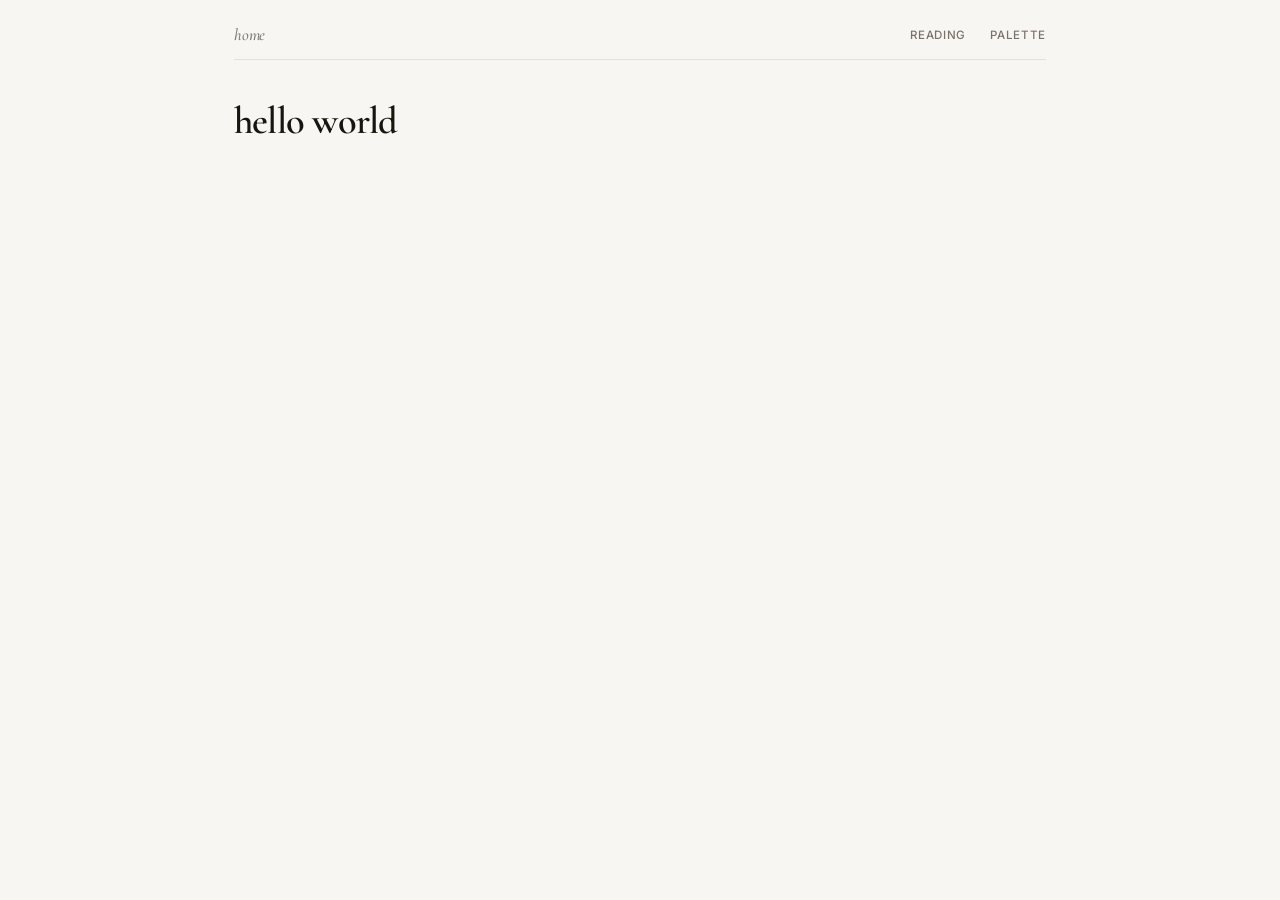
<file: index.html>
<!DOCTYPE html>
<html lang="en">
<head>
  <meta charset="UTF-8" />
  <meta name="viewport" content="width=device-width, initial-scale=1.0" />
  <title>pallet</title>
  <link rel="preconnect" href="https://fonts.googleapis.com" />
  <link rel="preconnect" href="https://fonts.gstatic.com" crossorigin />
  <link rel="stylesheet" href="./common/header.css" />
  <style>
    *, *::before, *::after { box-sizing: border-box; margin: 0; padding: 0; }

    body {
      min-height: 100vh;
      padding: 1.5rem 1.5rem 4rem;
      max-width: 860px;
      margin: 0 auto;
    }

    .home-title {
      font-family: var(--f-display);
      font-size: 2.4rem;
      font-weight: 600;
      letter-spacing: -0.02em;
      line-height: 1.1;
      margin-bottom: 0.5rem;
    }

    .home-sub {
      font-size: 0.88rem;
      color: var(--muted);
      margin-bottom: 3rem;
    }

    .card-grid {
      display: grid;
      grid-template-columns: repeat(auto-fill, minmax(280px, 1fr));
      gap: 1rem;
    }

    .card {
      display: block;
      padding: 1.5rem;
      border: 1px solid var(--border);
      border-radius: 8px;
      text-decoration: none;
      color: inherit;
      background: var(--surface);
      transition: border-color 0.12s, box-shadow 0.12s;
    }

    .card:hover {
      border-color: var(--accent);
      box-shadow: 0 2px 8px rgba(46, 92, 53, 0.08);
    }

    .card-label {
      font-size: 0.65rem;
      font-weight: 500;
      letter-spacing: 0.1em;
      text-transform: uppercase;
      color: var(--accent);
      margin-bottom: 0.5rem;
    }

    .card-title {
      font-family: var(--f-display);
      font-size: 1.35rem;
      font-weight: 600;
      line-height: 1.2;
      margin-bottom: 0.4rem;
    }

    .card-desc {
      font-size: 0.82rem;
      color: var(--muted);
      line-height: 1.5;
    }

    @media (prefers-reduced-motion: reduce) {
      .card { transition: none; }
    }
  </style>
</head>
<body>
  <script src="./common/header.js"></script>

  <h1 class="home-title">hello world</h1>
</body>
</html>
</file>
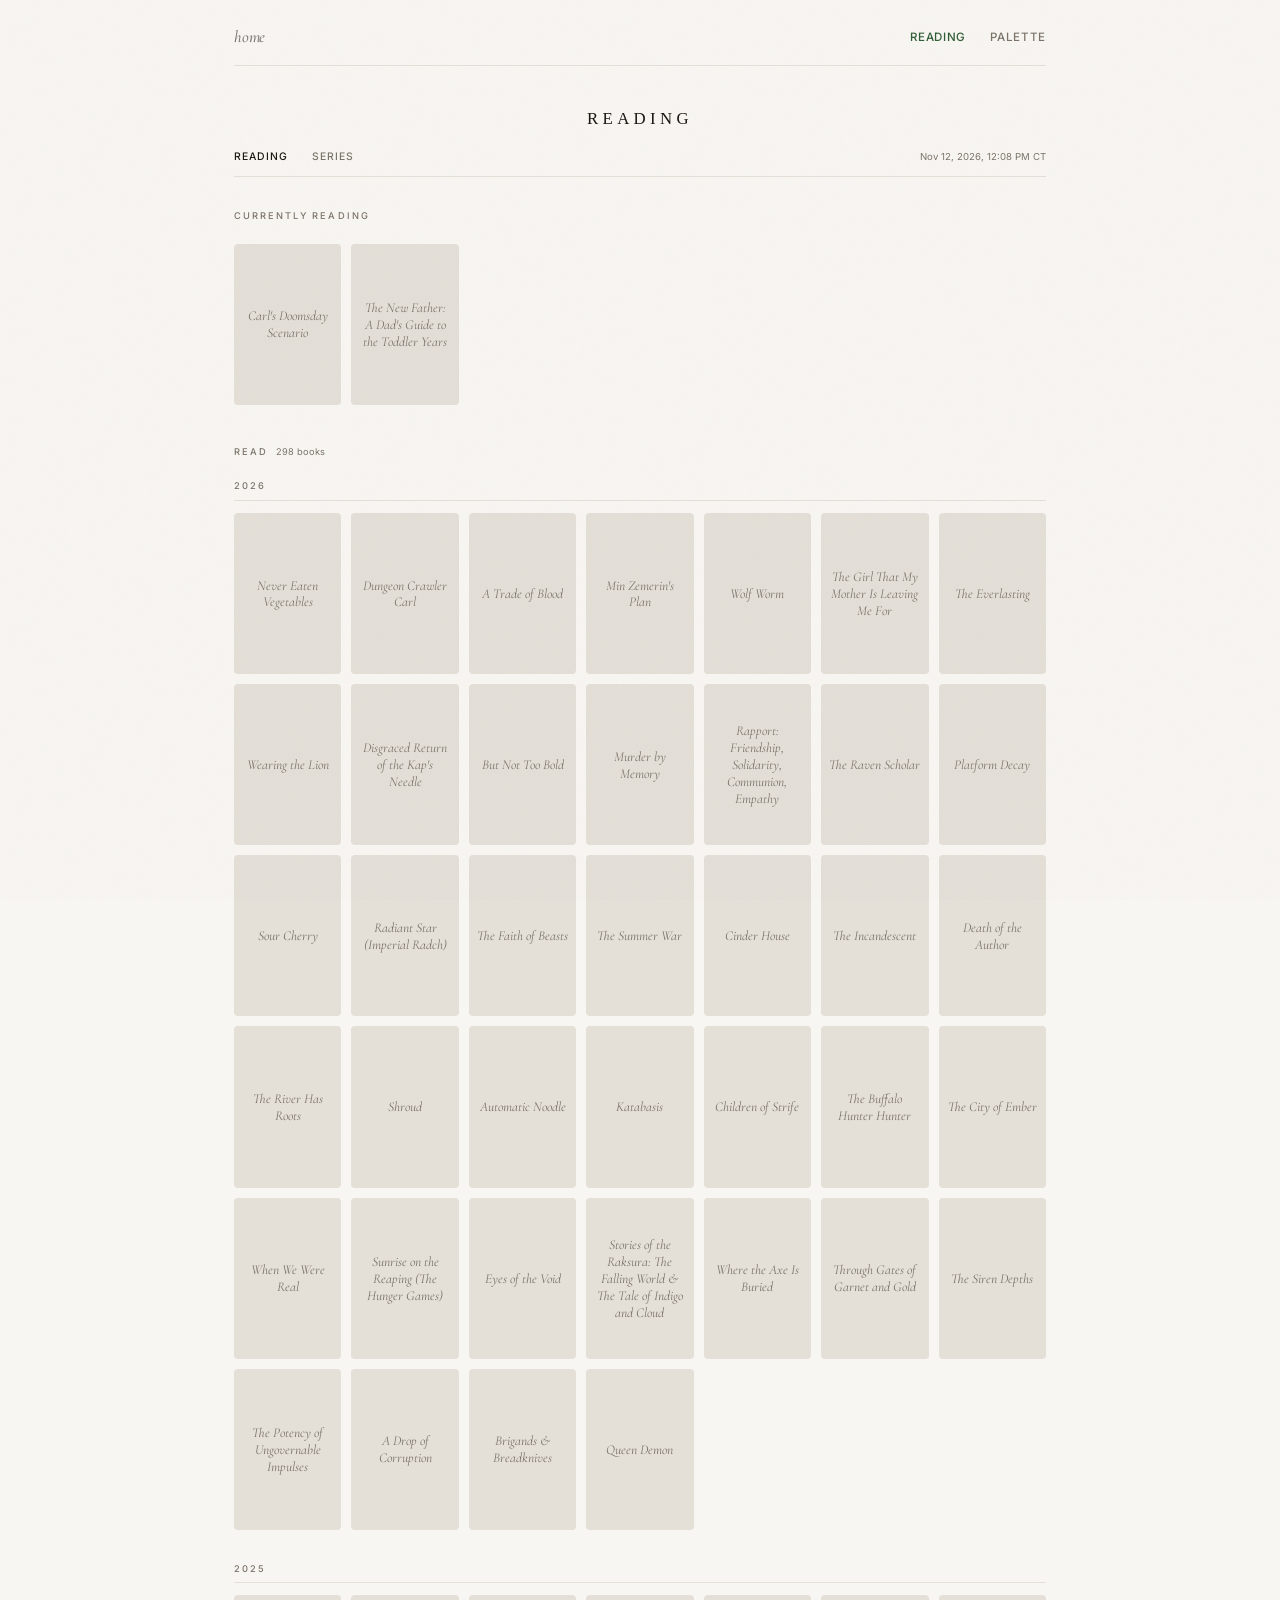
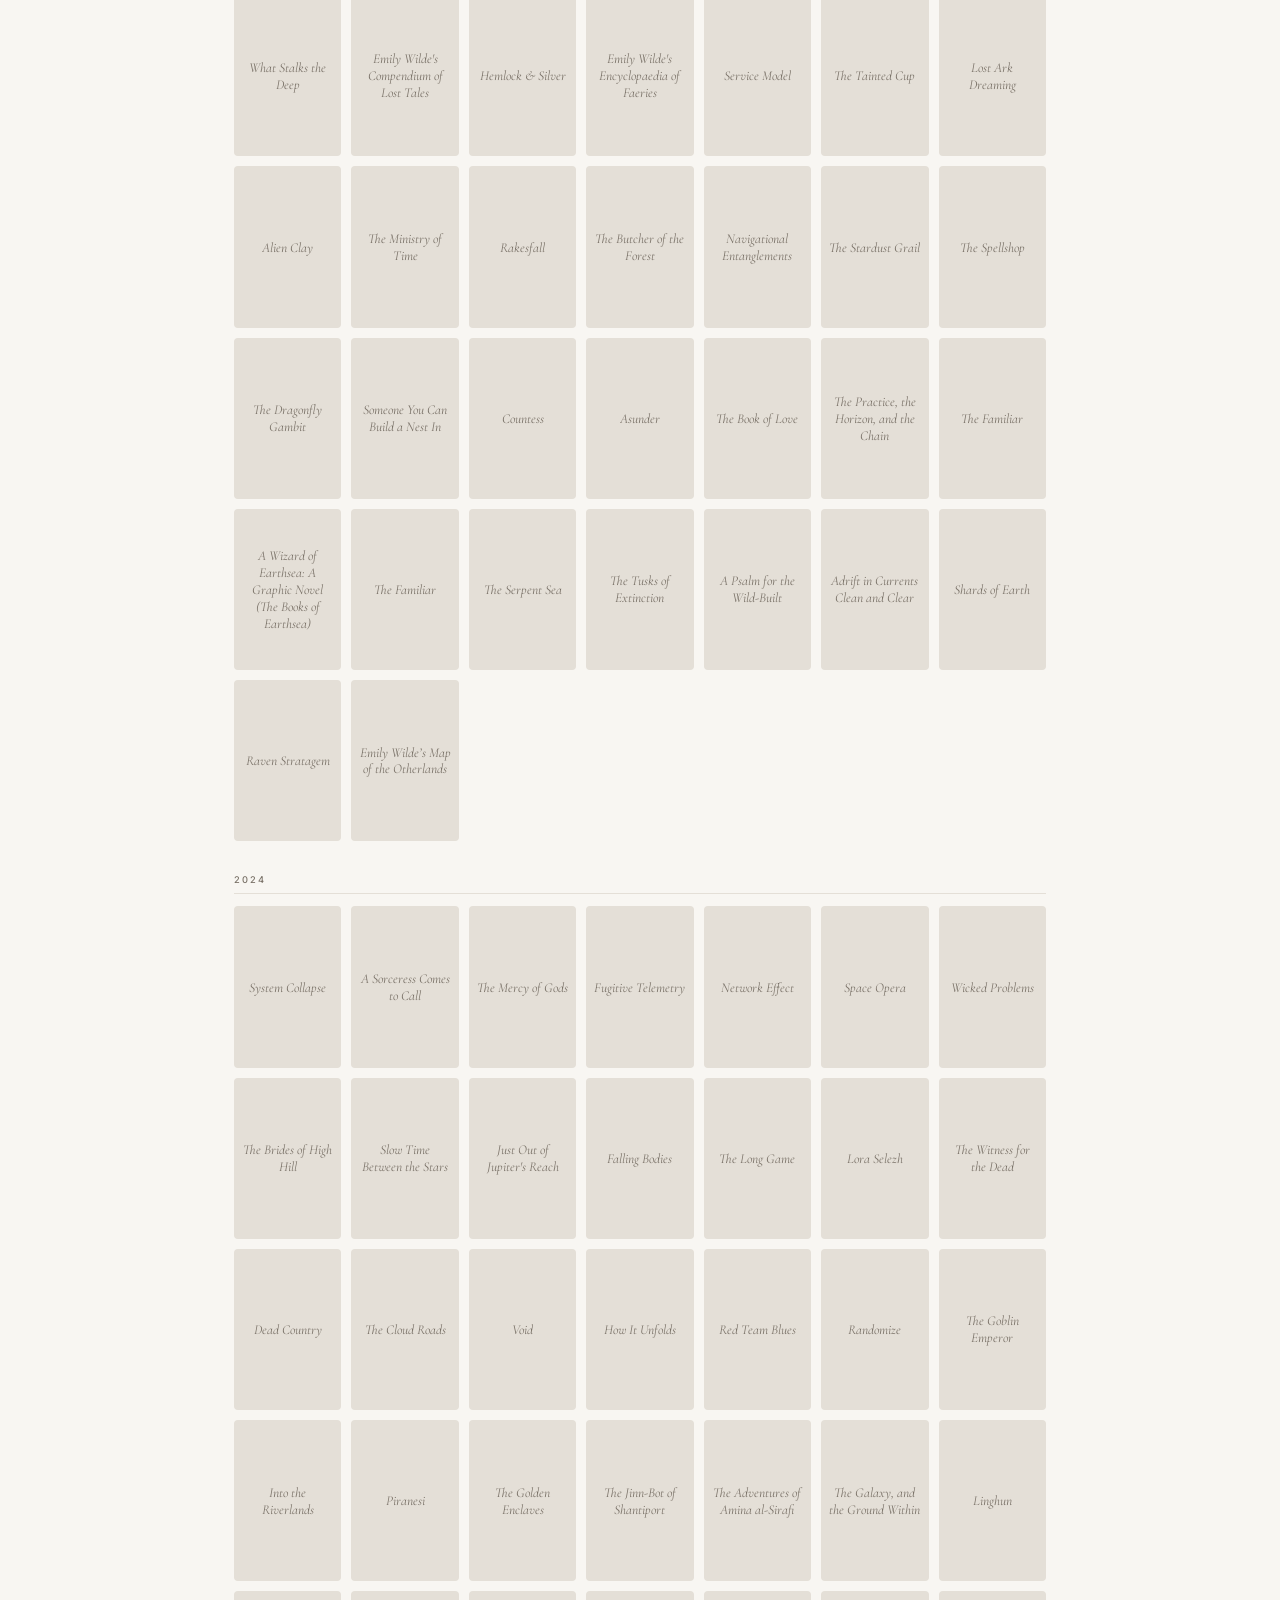
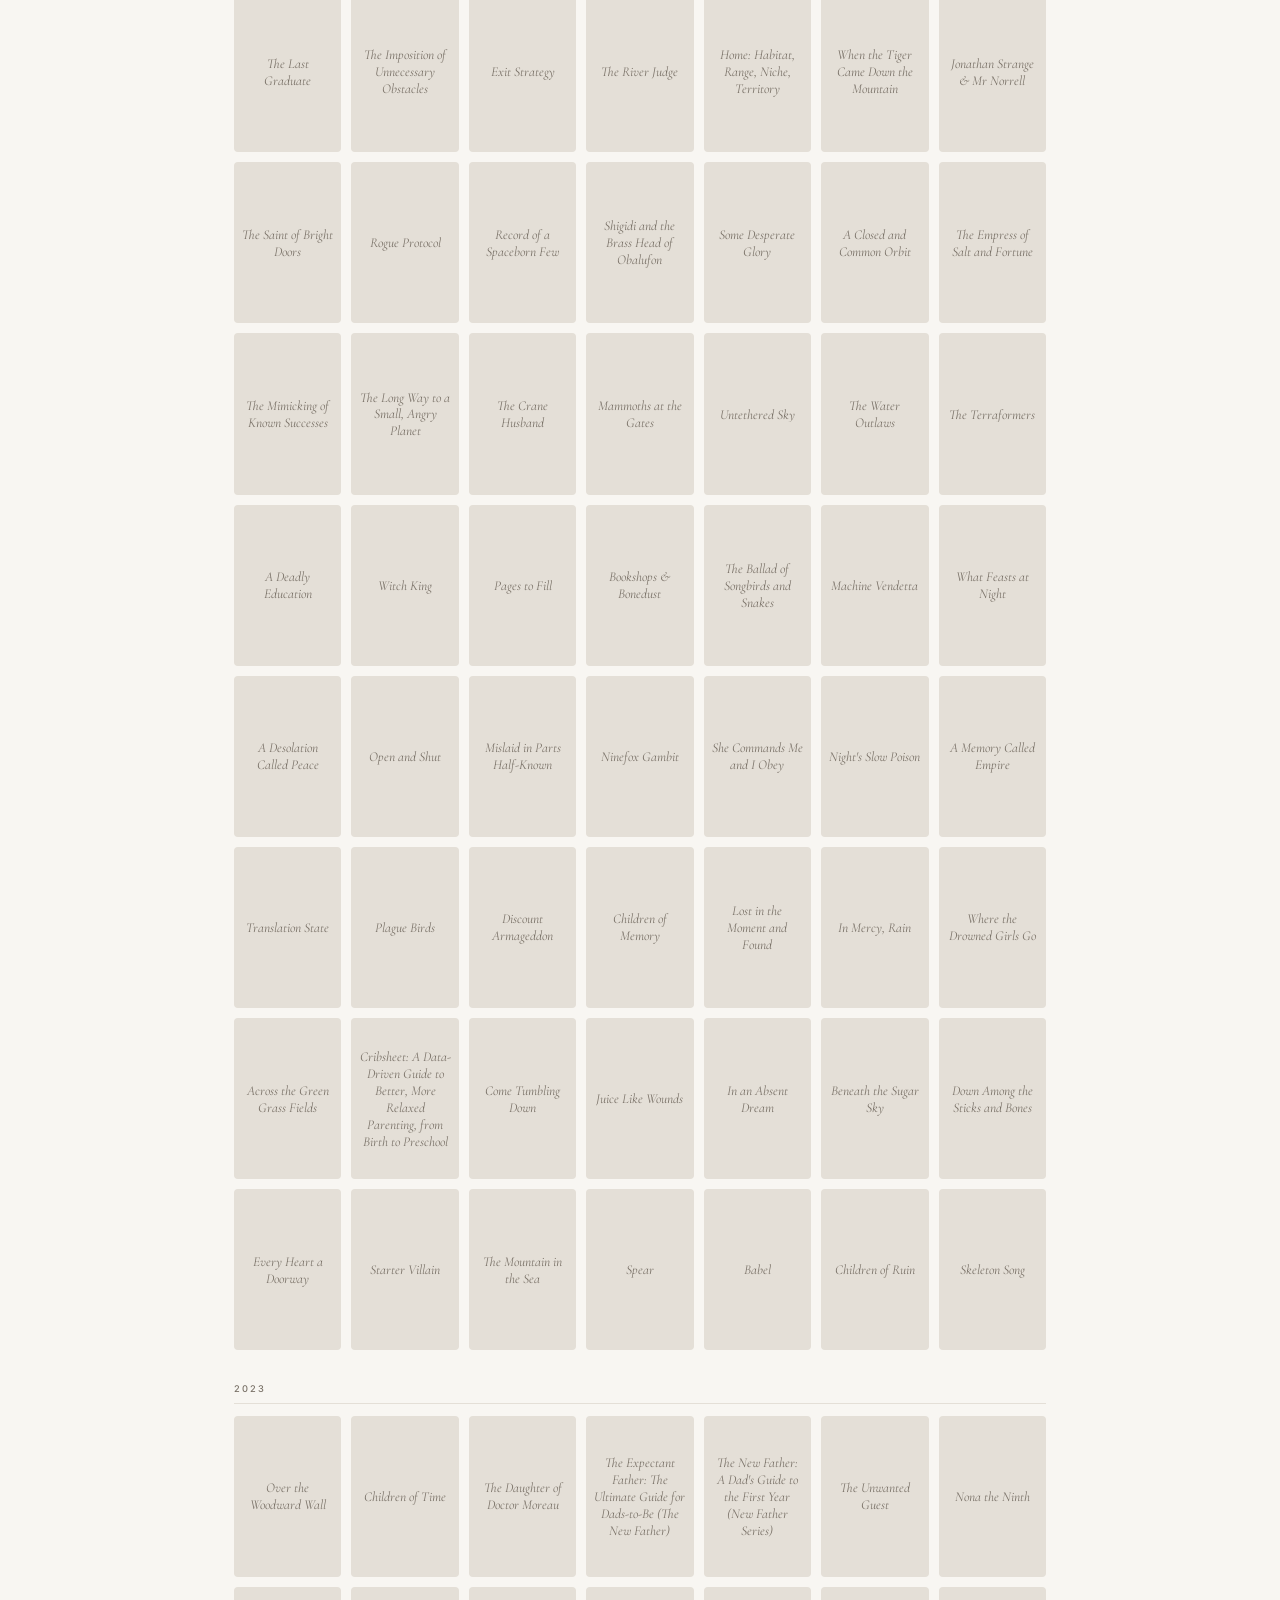
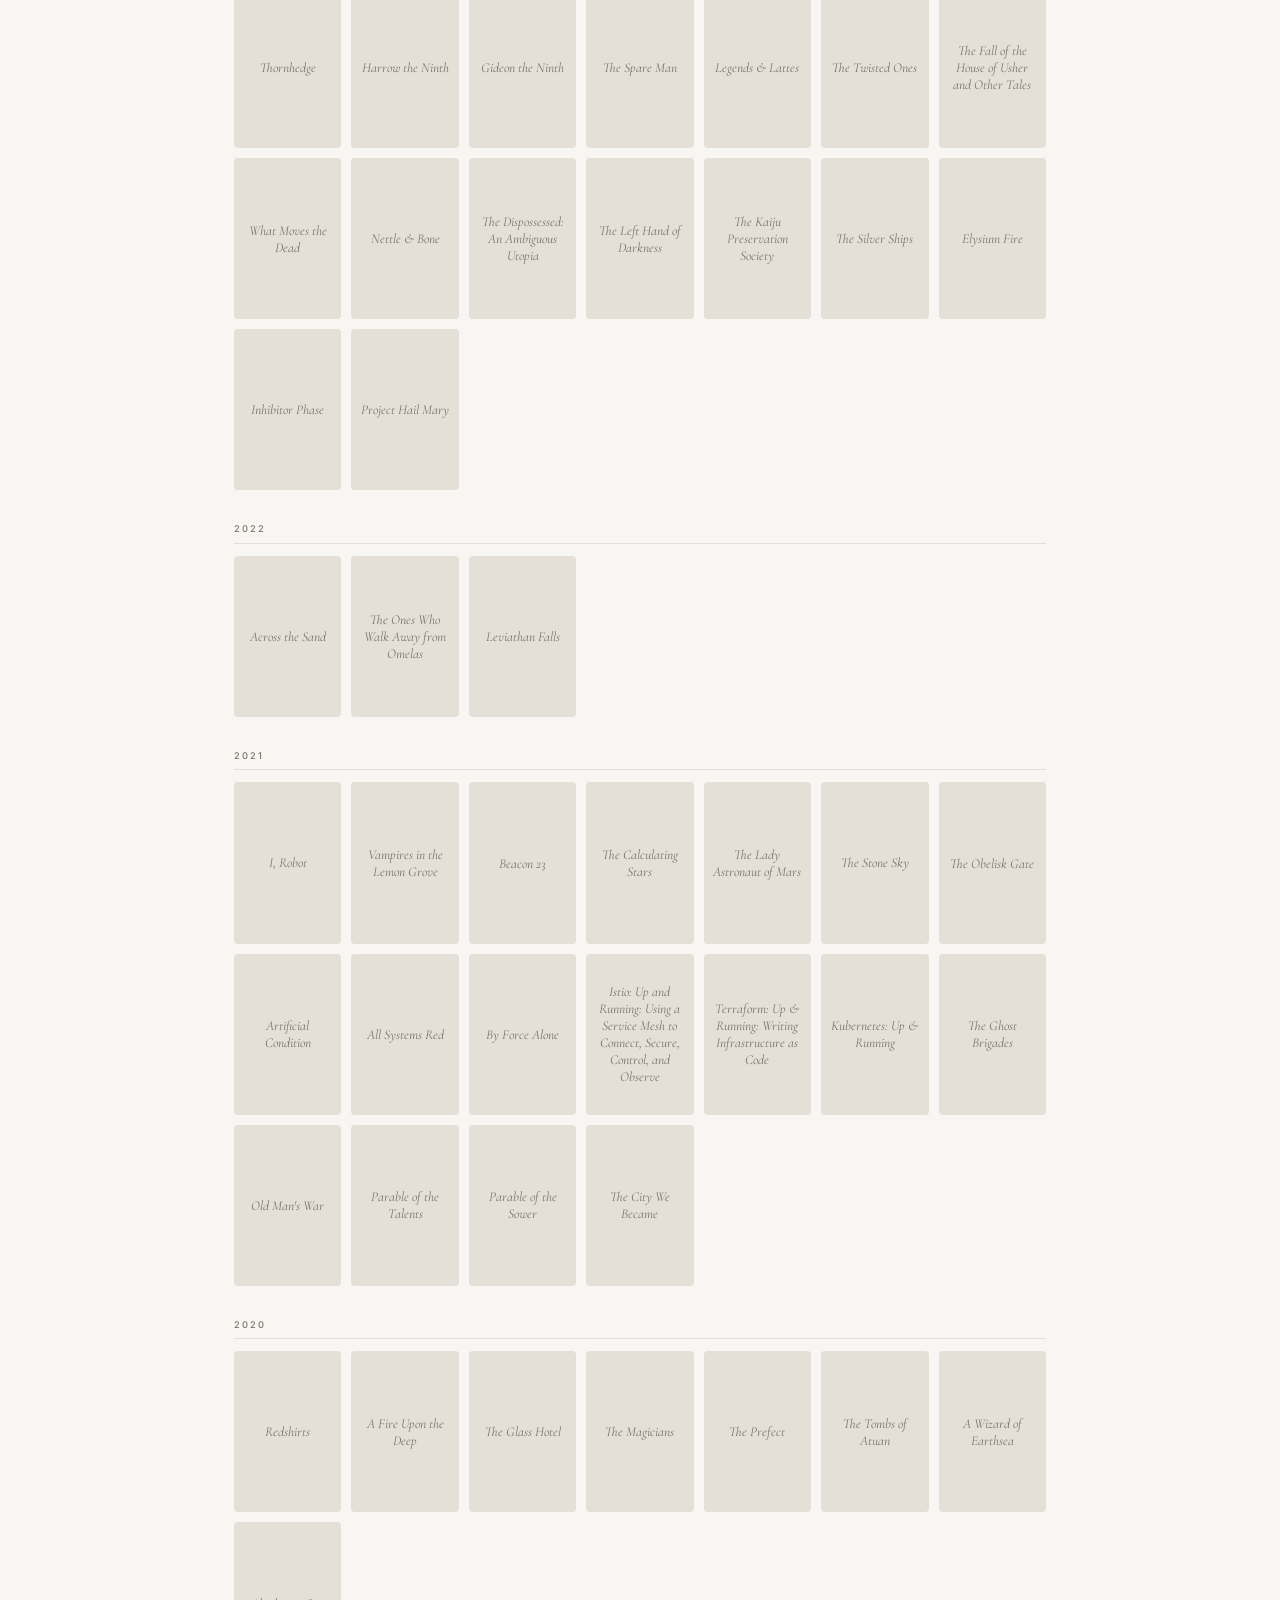
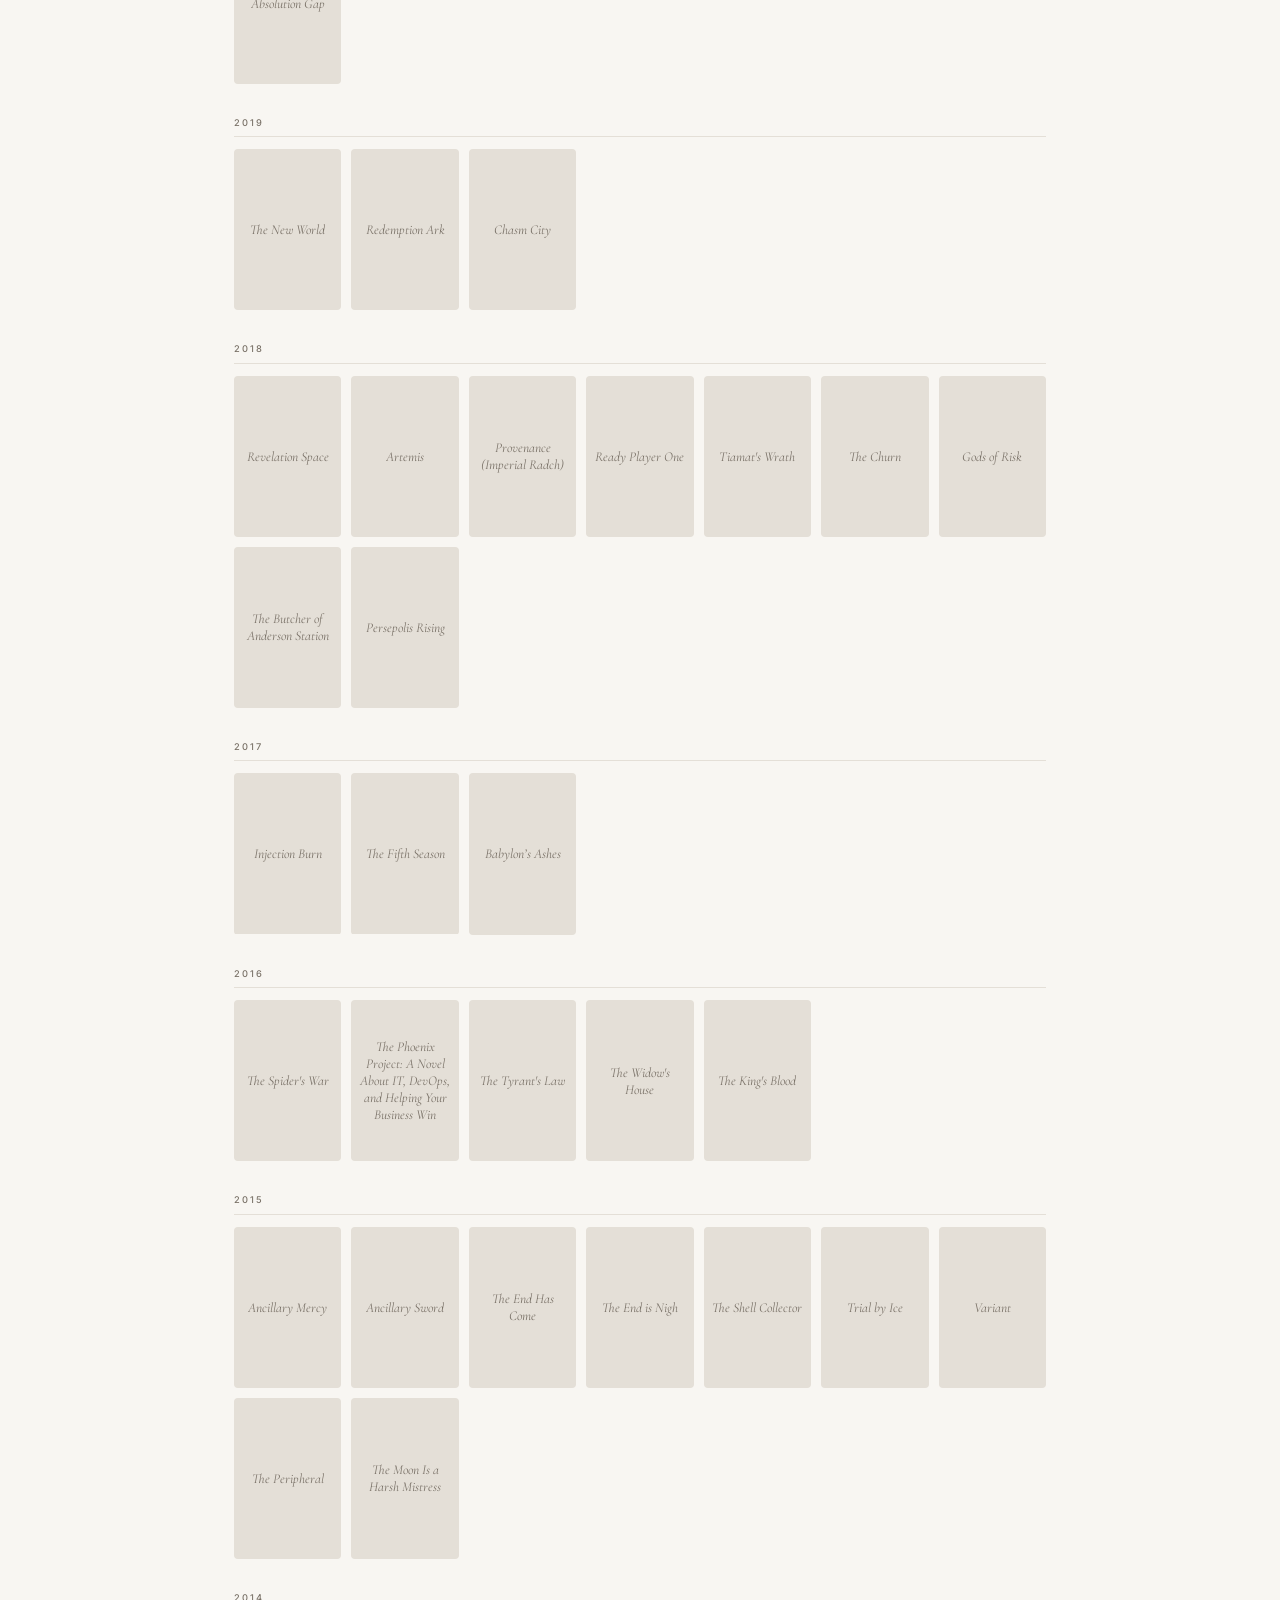
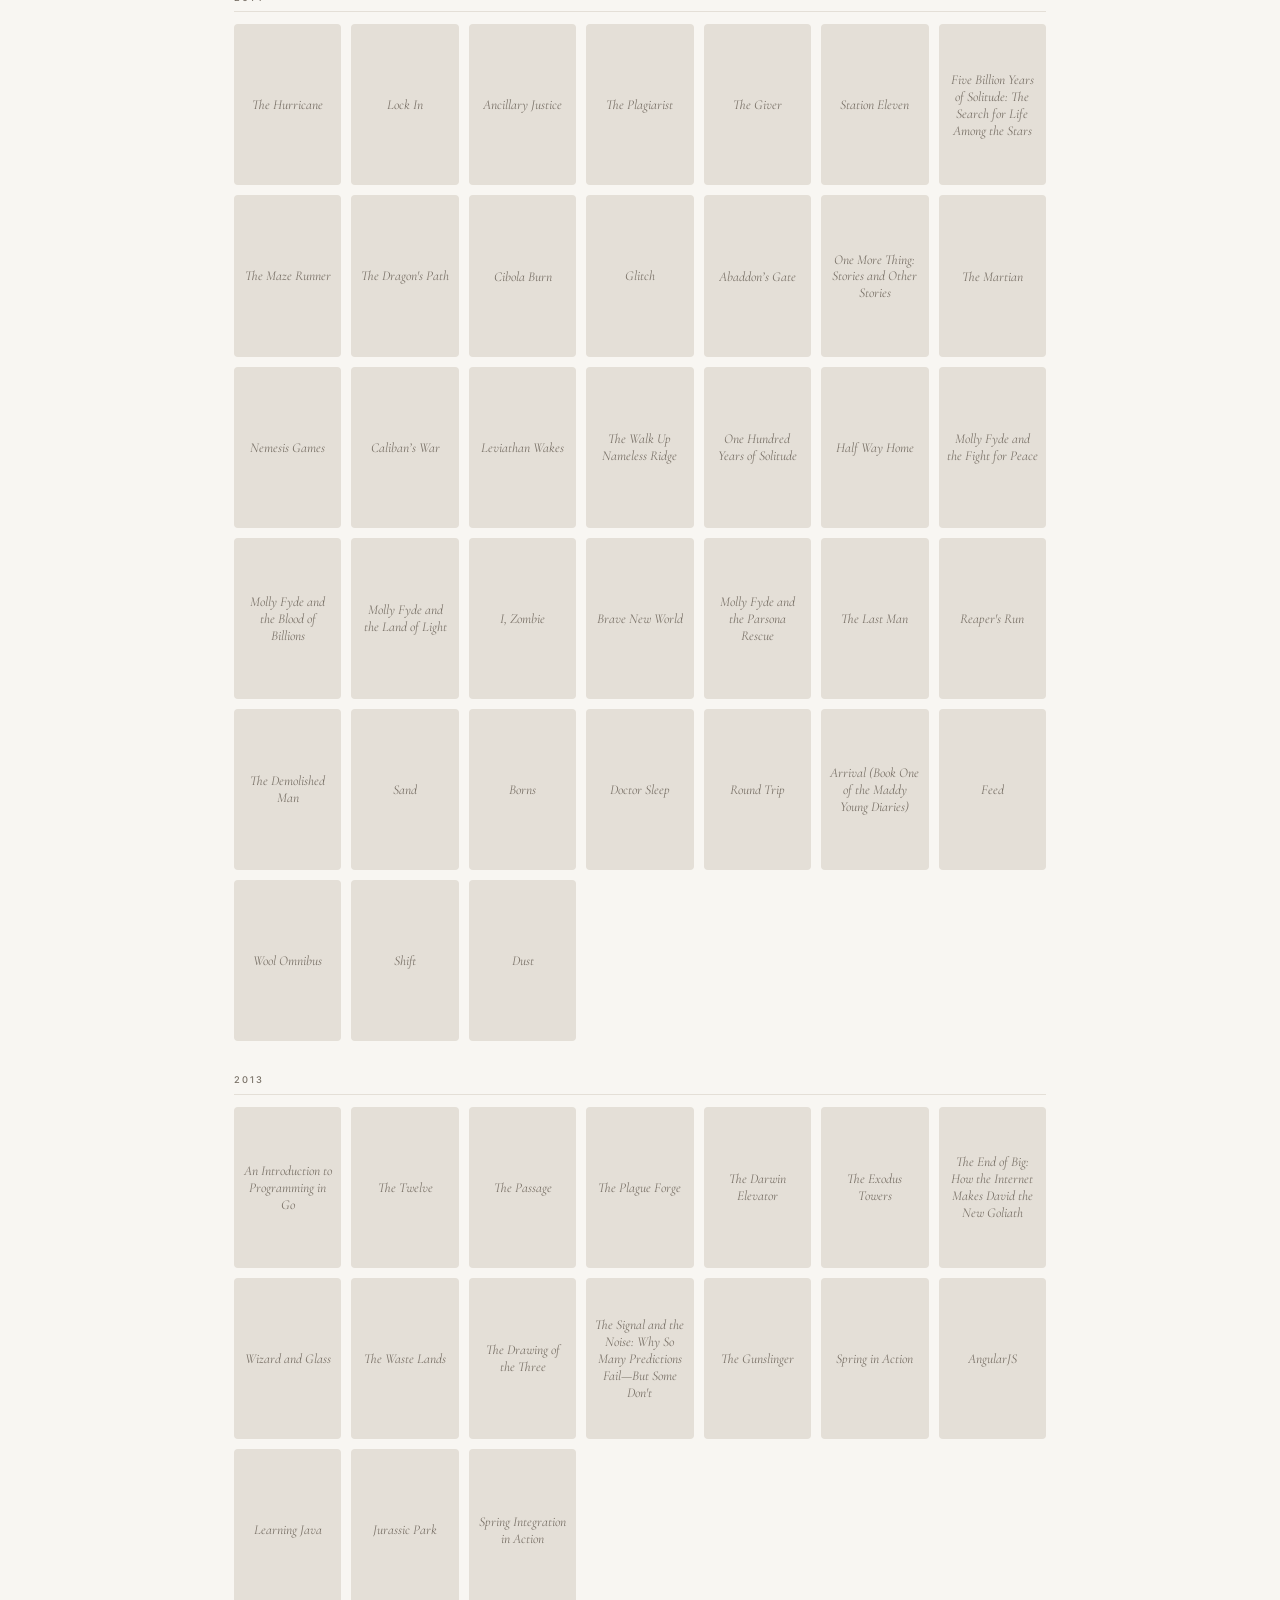
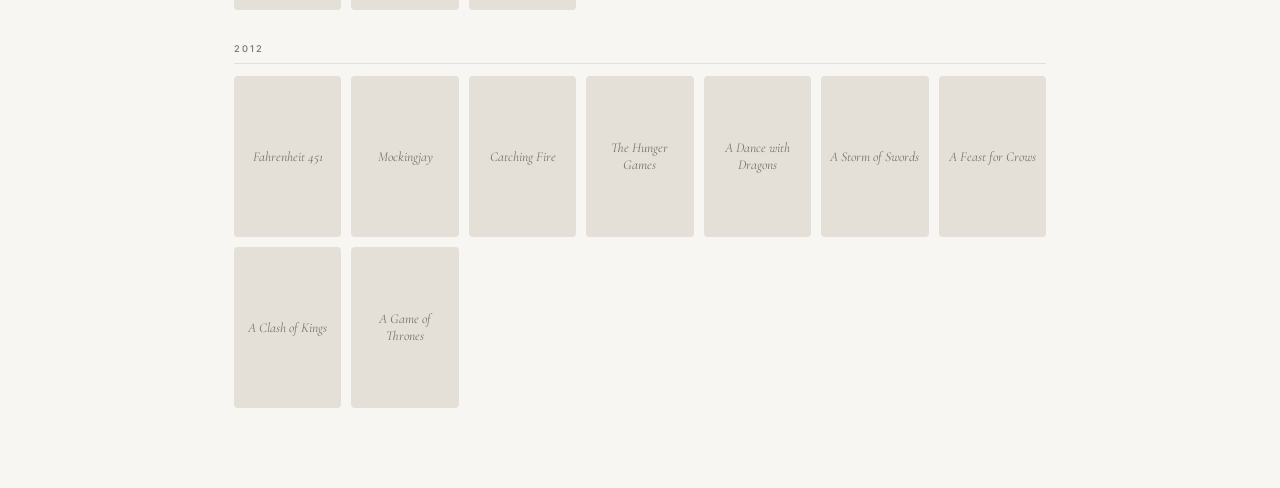
<file: books/index.html>
<!DOCTYPE html>
<html lang="en">
<head>
  <meta charset="UTF-8" />
  <meta name="viewport" content="width=device-width, initial-scale=1.0" />
  <title>Reading</title>
  <link rel="preconnect" href="https://fonts.googleapis.com" />
  <link rel="preconnect" href="https://fonts.gstatic.com" crossorigin />
  <link rel="stylesheet" href="../common/header.css" />
  <style>
    *, *::before, *::after { box-sizing: border-box; margin: 0; padding: 0; }

    body {
      font-size: 15px;
      line-height: 1.6;
      padding: 1.5rem 1.5rem 5rem;
      max-width: 860px;
      margin: 0 auto;
    }

    body::after {
      content: '';
      position: fixed;
      inset: 0;
      pointer-events: none;
      z-index: 999;
      background-image: url("data:image/svg+xml,%3Csvg xmlns='http://www.w3.org/2000/svg' width='300' height='300'%3E%3Cfilter id='n'%3E%3CfeTurbulence type='fractalNoise' baseFrequency='0.78' numOctaves='4' stitchTiles='stitch'/%3E%3C/filter%3E%3Crect width='300' height='300' filter='url(%23n)' opacity='0.045'/%3E%3C/svg%3E");
    }

    /* ── Header ── */
    .page-header {
      text-align: center;
      margin-bottom: 1rem;
    }
    h1 {
      font-family: Georgia, 'Times New Roman', serif;
      font-size: 1.05rem;
      font-weight: normal;
      letter-spacing: 0.26em;
      text-transform: uppercase;
    }
    .updated {
      margin-top: 0.28rem;
      font-size: 0.62rem;
      letter-spacing: 0.16em;
      text-transform: uppercase;
      color: var(--muted);
    }

    /* ── Section headings ── */
    .section-head {
      display: flex;
      align-items: center;
      gap: 0.5rem;
      margin-bottom: 1.25rem;
    }
    h2 {
      font-size: 0.58rem;
      letter-spacing: 0.22em;
      text-transform: uppercase;
      font-weight: 500;
      color: var(--muted);
      font-style: normal;
      font-family: var(--f-body);
    }
    .count {
      font-size: 0.58rem;
      color: var(--muted);
      font-family: var(--f-body);
    }

    /* ── Currently Reading ── */
    #current { margin-bottom: 2.5rem; }

    /* ── Sub-nav ── */
    .sub-nav {
      display: flex;
      align-items: center;
      justify-content: space-between;
      margin-bottom: 2rem;
      padding-bottom: 0.7rem;
      border-bottom: 1px solid var(--border);
    }
    .sub-nav-tabs { display: flex; gap: 1.5rem; }
    .sub-nav-tab {
      font-size: 0.65rem;
      font-weight: 500;
      font-family: var(--f-body);
      background: none;
      border: none;
      padding: 0;
      cursor: pointer;
      color: var(--muted);
      text-transform: uppercase;
      letter-spacing: 0.1em;
    }
    .sub-nav-tab.active { color: var(--text); }
    .sub-nav-updated {
      font-size: 0.6rem;
      color: var(--muted);
    }
    @media (max-width: 480px) { .sub-nav-updated { display: none; } }

    /* ── Series list ── */
    .series-list { border-top: 1px solid var(--border); }
    .series-row {
      display: flex;
      align-items: center;
      gap: 1rem;
      padding: 0.65rem 0.75rem;
      margin: 0 -0.75rem;
      border-bottom: 1px solid var(--border);
      border-radius: 6px;
      cursor: pointer;
      user-select: none;
      transition: background 0.12s;
    }
    .series-row:hover { background: var(--accent-subtle); }
    .series-row-info { flex: 1; min-width: 0; }
    .series-row .series-name   { display: block; margin-bottom: 0.1rem; }
    .series-row .series-author { display: block; font-size: 0.75rem; color: var(--muted); }
    .series-row-meta {
      display: flex;
      align-items: center;
      gap: 0.75rem;
      flex-shrink: 0;
    }
    .series-chevron {
      font-size: 0.9rem;
      color: var(--muted);
      flex-shrink: 0;
      width: 1rem;
      text-align: center;
    }

    /* ── Series detail ── */
    .series-detail-header {
      margin-bottom: 1.75rem;
    }
    .series-detail-header .series-name {
      font-size: 1.6rem;
      display: block;
      margin-bottom: 0.2rem;
    }
    .series-detail-header .series-author {
      margin-bottom: 0.6rem;
    }
    .series-progress {
      display: flex;
      align-items: center;
      gap: 0.75rem;
    }

    /* ── Series shared labels ── */
    .series-new,
    .series-coming {
      display: inline-block;
      font-size: 0.58rem;
      font-weight: 500;
      font-family: var(--f-body);
      font-style: normal;
      border-radius: 3px;
      padding: 1px 4px;
      letter-spacing: 0.05em;
      text-transform: uppercase;
      vertical-align: middle;
      margin-left: 0.4rem;
      line-height: 1.4;
    }
    .series-new    { color: var(--accent); border: 1px solid var(--accent); }
    .series-coming { color: var(--star);   border: 1px solid var(--star); }
    .series-name {
      font-family: var(--f-display);
      font-size: 1.1rem;
      font-weight: 600;
      line-height: 1.2;
    }
    .series-author { font-size: 0.78rem; color: var(--muted); }
    .progress-dots {
      display: flex;
      align-items: center;
      gap: 3px;
      flex-wrap: wrap;
    }
    .dot {
      width: 7px;
      height: 7px;
      border-radius: 50%;
      background: var(--border);
      flex-shrink: 0;
    }
    .dot.read    { background: var(--accent); }
    .dot.reading { background: var(--accent); opacity: 0.4; }
    .dot-overflow { font-size: 0.65rem; color: var(--muted); margin-left: 2px; }
    .progress-label { font-size: 0.72rem; color: var(--muted); white-space: nowrap; }

    /* ── Book grid ── */
    #history { margin-bottom: 2rem; }
    .book-grid {
      display: grid;
      grid-template-columns: repeat(auto-fill, minmax(98px, 1fr));
      gap: 10px;
    }
    .grid-item {
      position: relative;
      border-radius: 4px;
      overflow: hidden;
      cursor: default;
      line-height: 0;
    }
    .grid-cover {
      display: block;
      width: 100%;
      aspect-ratio: 2 / 3;
      object-fit: cover;
    }
    .grid-placeholder {
      width: 100%;
      aspect-ratio: 2 / 3;
      background: var(--border);
      display: flex;
      align-items: center;
      justify-content: center;
      padding: 0.5rem;
      box-sizing: border-box;
      font-family: var(--f-display);
      font-size: 0.85rem;
      font-style: italic;
      line-height: 1.25;
      text-align: center;
      color: var(--muted);
      overflow: hidden;
      overflow-wrap: anywhere;
    }
    .grid-placeholder-title {
      display: -webkit-box;
      -webkit-box-orient: vertical;
      -webkit-line-clamp: 6;
      overflow: hidden;
    }
    .grid-overlay {
      position: absolute;
      inset: 0;
      background: linear-gradient(
        to top,
        rgba(14, 11, 6, 0.96) 0%,
        rgba(14, 11, 6, 0.75) 55%,
        rgba(14, 11, 6, 0.0) 100%
      );
      display: flex;
      flex-direction: column;
      justify-content: flex-end;
      padding: 0 8px 8px;
      opacity: 0;
      transition: opacity 0.18s ease;
      line-height: 1.3;
    }
    .grid-item:hover .grid-overlay { opacity: 1; }
    .book-link {
      position: absolute;
      top: 6px;
      right: 6px;
      width: 22px;
      height: 22px;
      display: flex;
      align-items: center;
      justify-content: center;
      background: rgba(14, 11, 6, 0.6);
      border-radius: 4px;
      color: #f2ebe0;
      opacity: 0;
      transition: opacity 0.18s ease;
      z-index: 2;
      text-decoration: none;
    }
    .grid-item:hover .book-link { opacity: 1; }
    .overlay-title {
      font-family: var(--f-display);
      font-size: 0.82rem;
      font-weight: 600;
      color: #f2ebe0;
      margin-bottom: 2px;
    }
    .overlay-author { font-size: 0.65rem; color: #9e9488; margin-bottom: 2px; }
    .overlay-year   { font-size: 0.6rem;  color: #6e6860; margin-bottom: 4px; }
    .overlay-reading {
      font-size: 0.6rem;
      font-weight: 500;
      color: var(--accent);
      text-transform: uppercase;
      letter-spacing: 0.07em;
      opacity: 0.9;
    }
    .overlay-coming {
      font-size: 0.6rem;
      font-weight: 500;
      color: var(--star);
      margin-bottom: 4px;
    }
    .stars { font-size: 0.62rem; color: var(--star); letter-spacing: 1.5px; }

    /* ── Series read indicator ── */
    .grid-item.series-read::after {
      content: '';
      position: absolute;
      bottom: 0;
      left: 0;
      right: 0;
      height: 5px;
      background: #52c97a;
      z-index: 3;
    }

    /* ── Series book status badges ── */
    .book-badge {
      position: absolute;
      top: 5px;
      left: 5px;
      font-size: 0.55rem;
      font-weight: 600;
      font-family: var(--f-body);
      text-transform: uppercase;
      letter-spacing: 0.05em;
      padding: 2px 5px;
      border-radius: 3px;
      line-height: 1.4;
      z-index: 2;
      pointer-events: none;
    }
    .book-badge.soon { background: rgba(191, 145, 24, 0.88); color: #fff; }

    /* Unread placeholder — dashed border when no cover image */
    .grid-item.unread .grid-placeholder {
      font-style: normal;
      font-size: 0.8rem;
      font-family: var(--f-body);
      background: transparent;
      border: 1.5px dashed var(--border);
    }

    /* ── Year groups ── */
    .year-group { margin-bottom: 2rem; }
    .year-group:last-child { margin-bottom: 0; }
    .year-label {
      font-size: 0.58rem;
      letter-spacing: 0.22em;
      text-transform: uppercase;
      font-weight: 500;
      color: var(--muted);
      font-family: var(--f-body);
      margin-bottom: 0.75rem;
      padding-bottom: 0.35rem;
      border-bottom: 1px solid var(--border);
    }

    /* ── States ── */
    .empty { color: var(--muted); font-style: italic; padding: 0.5rem 0; }
    .loading-msg { color: var(--muted); font-size: 0.9rem; padding: 2rem 0; }
    .error-box {
      background: #fef2f2;
      border: 1px solid #fecaca;
      border-radius: 6px;
      padding: 1rem 1.25rem;
      color: #7f1d1d;
      font-size: 0.85rem;
      line-height: 1.5;
    }

    @media (max-width: 520px) {
      body { padding: 1rem 1rem 4rem; }
      .book-grid { grid-template-columns: repeat(auto-fill, minmax(80px, 1fr)); gap: 8px; }
      .series-row-meta { display: none; }
    }

    @media (prefers-reduced-motion: reduce) {
      .grid-overlay, .series-row { transition: none; }
    }
  </style>
</head>
<body>
  <script src="../common/header.js"></script>
  <div id="app">
    <p class="loading-msg">Loading…</p>
  </div>

  <script>
    /* ── State ── */
    let _booksData     = null;
    let _seriesIndex   = null;
    let _readTitles    = new Set();
    let _readingTitles = new Set();
    let _activeView    = 'read';   // 'read' | 'series' | 'series-detail'
    let _activeSeries  = null;
    let _ignoredTitles = new Set();

    /* ── Helpers ── */

    const SERIES_TITLE_RE = /^(.+?)\s+\([^)]+?,?\s*#[\d.]+[^)]*\)\s*$/;
    function baseTitle(t) {
      const m = SERIES_TITLE_RE.exec(t || '');
      return m ? m[1].trim() : (t || '');
    }
    function normTitle(t) {
      return baseTitle(t).replace(/,?\s+volume\s+\d+/i, '').trim().toLowerCase();
    }

    function stars(n) {
      n = parseInt(n, 10) || 0;
      return n ? '★'.repeat(n) + '☆'.repeat(5 - n) : '';
    }

    function formatUpdated(isoStr) {
      if (!isoStr) return '';
      const d = new Date(isoStr);
      if (isNaN(d)) return '';
      return new Intl.DateTimeFormat('en-US', {
        timeZone: 'America/Chicago',
        dateStyle: 'medium',
        timeStyle: 'short',
      }).format(d) + ' CT';
    }

    function parsePubDate(s) {
      if (!s) return null;
      const t = String(s).trim();
      if (/^\d{4}$/.test(t)) {
        const y = parseInt(t, 10);
        return (y > 1800 && y < 2200) ? new Date(y, 0, 1) : null;
      }
      const n = Number(t);
      if (!isNaN(n) && n > 1e8) return n > 1e12 ? new Date(n) : new Date(n * 1000);
      const d = new Date(t);
      return isNaN(d.getTime()) ? null : d;
    }

    function makePlaceholder(title) {
      const ph = document.createElement('div');
      ph.className = 'grid-placeholder';
      const label = document.createElement('span');
      label.className   = 'grid-placeholder-title';
      label.textContent = baseTitle(title) || '?';
      ph.appendChild(label);
      return ph;
    }

    function makeCover(src, title) {
      if (src) {
        const img = document.createElement('img');
        img.src     = src;
        img.alt     = title || '';
        img.loading = 'lazy';
        img.className = 'grid-cover';
        // fall back to the title placeholder if the cover URL is broken
        img.addEventListener('error', () => img.replaceWith(makePlaceholder(title)), { once: true });
        return img;
      }
      return makePlaceholder(title);
    }

    function makeLinkIcon(href) {
      if (!href) return null;
      const a = document.createElement('a');
      a.className = 'book-link';
      a.href      = href;
      a.target    = '_blank';
      a.rel       = 'noopener noreferrer';
      a.setAttribute('aria-label', 'Open on Goodreads');
      a.innerHTML = `<svg xmlns="http://www.w3.org/2000/svg" width="12" height="12" viewBox="0 0 24 24" fill="none" stroke="currentColor" stroke-width="2.5" stroke-linecap="round" stroke-linejoin="round"><path d="M18 13v6a2 2 0 0 1-2 2H5a2 2 0 0 1-2-2V8a2 2 0 0 1 2-2h6"/><polyline points="15 3 21 3 21 9"/><line x1="10" y1="14" x2="21" y2="3"/></svg>`;
      return a;
    }

    function findUserBook(title) {
      if (!_booksData) return null;
      const nt = normTitle(title || '');
      return (
        (_booksData.read || []).find(b => normTitle(b.title || '') === nt) ||
        (_booksData.currentlyReading || []).find(b => normTitle(b.title || '') === nt) ||
        null
      );
    }

    function sectionHead(title, countText) {
      const div = document.createElement('div');
      div.className = 'section-head';
      div.innerHTML = `<h2>${title}</h2>${countText ? `<span class="count">${countText}</span>` : ''}`;
      return div;
    }

    /* ── Navigation ── */

    function applyHash() {
      const h = location.hash.slice(1);
      if (!h || h === 'read') {
        _activeView = 'read'; _activeSeries = null;
      } else if (h === 'series') {
        _activeView = 'series'; _activeSeries = null;
      } else if (h.startsWith('series/')) {
        _activeView   = 'series-detail';
        _activeSeries = decodeURIComponent(h.slice(7));
      }
    }

    function navigate(view, param) {
      _activeSeries = (view === 'series-detail') ? (param ?? null) : null;
      _activeView   = view;
      const hash = view === 'read'          ? 'read'
                 : view === 'series'        ? 'series'
                 :                           `series/${encodeURIComponent(param)}`;
      history.pushState(null, '', '#' + hash);
      renderContent();
    }

    /* ── Renderers ── */

    function renderCurrent(books, container) {
      if (!books || books.length === 0) {
        const p = document.createElement('p');
        p.className   = 'empty';
        p.textContent = 'Nothing on the nightstand right now.';
        container.appendChild(p);
        return;
      }
      const grid = document.createElement('div');
      grid.className = 'book-grid';
      books.forEach(book => {
        const item = document.createElement('div');
        item.className = 'grid-item';
        const overlay = document.createElement('div');
        overlay.className = 'grid-overlay';
        overlay.innerHTML = `
          <div class="overlay-title">${book.title || '—'}</div>
          <div class="overlay-author">${book.author || ''}</div>
          ${book.published ? `<div class="overlay-year">${book.published}</div>` : ''}
          <div class="overlay-reading">Reading now</div>
        `;
        item.appendChild(makeCover(book.cover, book.title));
        item.appendChild(overlay);
        const li = makeLinkIcon(book.link);
        if (li) item.appendChild(li);
        grid.appendChild(item);
      });
      container.appendChild(grid);
    }

    function makeGridItem(book) {
      const item = document.createElement('div');
      item.className = 'grid-item';
      const overlay = document.createElement('div');
      overlay.className = 'grid-overlay';
      overlay.innerHTML = `
        <div class="overlay-title">${book.title || '—'}</div>
        <div class="overlay-author">${book.author || ''}</div>
        ${book.published ? `<div class="overlay-year">${book.published}</div>` : ''}
        ${book.rating && book.rating !== '0'
          ? `<div class="stars">${stars(book.rating)}</div>`
          : ''}
      `;
      item.appendChild(makeCover(book.cover, book.title));
      item.appendChild(overlay);
      const li = makeLinkIcon(book.link);
      if (li) item.appendChild(li);
      return item;
    }

    function renderHistory(books, container) {
      if (!books || books.length === 0) {
        const p = document.createElement('p');
        p.className   = 'empty';
        p.textContent = 'No books logged yet.';
        container.appendChild(p);
        return;
      }

      const groups = new Map();
      books.forEach(book => {
        const d   = book.dateRead  ? new Date(book.dateRead)
                  : book.dateAdded ? new Date(book.dateAdded) : null;
        const key = (d && !isNaN(d)) ? String(d.getFullYear()) : 'Earlier';
        if (!groups.has(key)) groups.set(key, []);
        groups.get(key).push(book);
      });

      const sortedKeys = [...groups.keys()].sort((a, b) => {
        if (a === 'Earlier') return 1;
        if (b === 'Earlier') return -1;
        return parseInt(b) - parseInt(a);
      });

      sortedKeys.forEach(year => {
        const group = document.createElement('div');
        group.className = 'year-group';
        const label = document.createElement('div');
        label.className   = 'year-label';
        label.textContent = year;
        group.appendChild(label);
        const grid = document.createElement('div');
        grid.className = 'book-grid';
        groups.get(year).forEach(book => grid.appendChild(makeGridItem(book)));
        group.appendChild(grid);
        container.appendChild(group);
      });
    }

    function renderSeriesFiltered(series, container) {
      const grid = document.createElement('div');
      grid.className = 'book-grid';
      const now = Date.now();

      series.books.forEach(book => {
        const nt         = normTitle(book.title);
        const isRead     = _readTitles.has(nt);
        const isReading  = _readingTitles.has(nt);
        const isUserBook = isRead || isReading;

        const item    = document.createElement('div');
        const overlay = document.createElement('div');
        overlay.className = 'grid-overlay';

        if (isUserBook) {
          item.className = 'grid-item' + (isRead ? ' series-read' : '');
          const ub = findUserBook(book.title);
          const r  = ub?.rating;
          const pd = parsePubDate(ub?.published || book.published);
          overlay.innerHTML = `
            <div class="overlay-title">${baseTitle(book.title) || '—'}</div>
            <div class="overlay-author">${ub?.author || book.author || ''}</div>
            ${pd ? `<div class="overlay-year">${pd.getFullYear()}</div>` : ''}
            ${r && r !== '0' ? `<div class="stars">${stars(r)}</div>` : ''}
          `;
          item.appendChild(makeCover(ub?.cover || book.cover, baseTitle(book.title)));
        } else {
          const pd     = parsePubDate(book.published);
          const isSoon = !pd || pd.getTime() > now;
          item.className = 'grid-item' + (isSoon ? '' : ' unread');
          const pubHtml  = !pd ? `<div class="overlay-coming">Coming soon</div>`
            : pd.getTime() > now ? `<div class="overlay-coming">Coming soon</div>`
            : `<div class="overlay-year">${pd.getFullYear()}</div>`;
          overlay.innerHTML = `
            <div class="overlay-title">${baseTitle(book.title) || '—'}</div>
            <div class="overlay-author">${book.author || ''}</div>
            ${pubHtml}
          `;
          item.appendChild(makeCover(book.cover, baseTitle(book.title)));
          if (isSoon) {
            const badge = document.createElement('div');
            badge.className = 'book-badge soon';
            badge.textContent = 'Soon';
            item.appendChild(badge);
          }
        }

        item.appendChild(overlay);
        const li = makeLinkIcon(book.link);
        if (li) item.appendChild(li);
        grid.appendChild(item);
      });

      container.appendChild(grid);
    }

    function buildSeriesRow(s) {
      const author     = s.books[0]?.author || '';
      const now        = Date.now();
      const oneYearAgo = now - 365 * 86_400_000;

      const hasNew = s.books.some(b => {
        const nt = normTitle(b.title);
        if (_readTitles.has(nt) || _readingTitles.has(nt)) return false;
        const pd = parsePubDate(b.published);
        return pd && pd.getTime() >= oneYearAgo && pd.getTime() <= now;
      });
      const hasSoon = s.books.some(b => {
        const nt = normTitle(b.title);
        if (_readTitles.has(nt) || _readingTitles.has(nt)) return false;
        const pd = parsePubDate(b.published);
        return !pd || pd.getTime() > now;
      });

      const readCount  = s.books.filter(b => _readTitles.has(normTitle(b.title))).length;
      const totalCount = s.books.length;
      const maxDots    = Math.min(totalCount, 12);
      const dots = s.books.slice(0, maxDots).map(b => {
        const nt  = normTitle(b.title);
        const cls = _readTitles.has(nt) ? 'read' : _readingTitles.has(nt) ? 'reading' : '';
        return `<div class="dot ${cls}"></div>`;
      }).join('');
      const extra = totalCount > maxDots
        ? `<span class="dot-overflow">+${totalCount - maxDots}</span>`
        : '';

      const row = document.createElement('div');
      row.className = 'series-row';
      row.innerHTML = `
        <div class="series-row-info">
          <span class="series-name">${s.name}${hasNew ? '<span class="series-new">New</span>' : ''}${hasSoon ? '<span class="series-coming">Coming Soon</span>' : ''}</span>
          ${author ? `<span class="series-author">${author}</span>` : ''}
        </div>
        <div class="series-row-meta">
          <div class="progress-dots">${dots}${extra}</div>
          <div class="progress-label">${readCount} of ${totalCount}</div>
        </div>
        <div class="series-chevron">›</div>
      `;
      row.addEventListener('click', () => navigate('series-detail', s.name));
      return row;
    }

    /* ── Views ── */

    function renderReadView(container) {
      const books = _booksData.read || [];
      const n = books.length;
      container.appendChild(sectionHead('Read', `${n} book${n !== 1 ? 's' : ''}`));
      renderHistory(books, container);
    }

    function renderSeriesListView(container) {
      const seriesArr = _seriesIndex?.series || [];
      if (!seriesArr.length) {
        const p = document.createElement('p');
        p.className   = 'empty';
        p.textContent = 'No series tracked yet.';
        container.appendChild(p);
        return;
      }
      const list = document.createElement('div');
      list.className = 'series-list';
      seriesArr.forEach(s => list.appendChild(buildSeriesRow(s)));
      container.appendChild(list);
    }

    function renderSeriesDetailView(container) {
      const series = (_seriesIndex?.series || []).find(s => s.name === _activeSeries);
      if (!series) {
        const p = document.createElement('p');
        p.className   = 'empty';
        p.textContent = `Series not found.`;
        container.appendChild(p);
        return;
      }

      const readCount  = series.books.filter(b => _readTitles.has(normTitle(b.title))).length;
      const totalCount = series.books.length;
      const maxDots    = Math.min(totalCount, 12);
      const dots = series.books.slice(0, maxDots).map(b => {
        const nt  = normTitle(b.title);
        const cls = _readTitles.has(nt) ? 'read' : _readingTitles.has(nt) ? 'reading' : '';
        return `<div class="dot ${cls}"></div>`;
      }).join('');
      const extra = totalCount > maxDots
        ? `<span class="dot-overflow">+${totalCount - maxDots}</span>`
        : '';
      const author = series.books[0]?.author || '';

      const header = document.createElement('div');
      header.className = 'series-detail-header';
      header.innerHTML = `
        <span class="series-name">${series.name}</span>
        ${author ? `<div class="series-author">${author}</div>` : ''}
        <div class="series-progress">
          <div class="progress-dots">${dots}${extra}</div>
          <div class="progress-label">${readCount} of ${totalCount} read</div>
        </div>
      `;
      container.appendChild(header);

      renderSeriesFiltered(series, container);
    }

    function renderContent() {
      const subNav = document.getElementById('sub-nav');
      if (subNav) {
        const isSeriesView = _activeView === 'series' || _activeView === 'series-detail';
        subNav.querySelectorAll('.sub-nav-tab').forEach(btn => {
          btn.classList.toggle('active',
            btn.dataset.view === 'read' ? _activeView === 'read' : isSeriesView
          );
        });
      }

      const container = document.getElementById('content');
      container.innerHTML = '';

      const currentSection = document.getElementById('current');
      if (currentSection) currentSection.style.display = _activeView === 'read' ? '' : 'none';

      if (_activeView === 'read')        renderReadView(container);
      else if (_activeView === 'series') renderSeriesListView(container);
      else                                renderSeriesDetailView(container);
    }

    function render(books, seriesIndex) {
      _booksData   = books;
      _seriesIndex = seriesIndex;
      _readTitles  = new Set(
        (books.read || []).map(b => normTitle(b.title || '')).filter(Boolean)
      );
      _readingTitles = new Set(
        (books.currentlyReading || []).map(b => normTitle(b.title || '')).filter(Boolean)
      );

      applyHash();

      const app = document.getElementById('app');
      app.innerHTML = '';

      /* Page title */
      const header = document.createElement('header');
      header.className = 'page-header';
      header.innerHTML = `<h1>Reading</h1>`;
      app.appendChild(header);

      /* Sub-nav */
      const subNav = document.createElement('nav');
      subNav.id = 'sub-nav';
      subNav.className = 'sub-nav';
      const tabs = document.createElement('div');
      tabs.className = 'sub-nav-tabs';
      [['read', 'Reading'], ['series', 'Series']].forEach(([view, label]) => {
        const btn = document.createElement('button');
        btn.className = 'sub-nav-tab';
        btn.textContent = label;
        btn.dataset.view = view;
        btn.addEventListener('click', () => navigate(view));
        tabs.appendChild(btn);
      });
      const updatedSpan = document.createElement('span');
      updatedSpan.className = 'sub-nav-updated';
      updatedSpan.textContent = formatUpdated(books.lastUpdated);
      subNav.appendChild(tabs);
      subNav.appendChild(updatedSpan);
      app.appendChild(subNav);

      /* Currently Reading */
      if ((books.currentlyReading || []).length > 0) {
        const cs = document.createElement('section');
        cs.id = 'current';
        cs.appendChild(sectionHead('Currently Reading'));
        renderCurrent(books.currentlyReading, cs);
        app.appendChild(cs);
      }

      /* Content area (rebuilt on navigation) */
      const content = document.createElement('section');
      content.id = 'content';
      app.appendChild(content);
      renderContent();
    }

    function renderError(msg) {
      document.getElementById('app').innerHTML = `
        <div class="error-box">
          <strong>Couldn't load books.json.</strong><br>
          ${msg}<br><br>
          Make sure the GitHub Action has run at least once and <code>books.json</code>
          is in the same directory as this page.
        </div>
      `;
    }

    /* ── Boot ── */
    Promise.allSettled([
      fetch('data/books.json').then(r => {
        if (!r.ok) throw new Error(`HTTP ${r.status} — is data/books.json committed to the repo?`);
        return r.json();
      }),
      fetch('data/goodreads_series_index.json').then(r => r.ok ? r.json() : null).catch(() => null),
      fetch('data/ignore.json').then(r => r.ok ? r.json() : null).catch(() => null),
    ]).then(([booksResult, seriesResult, ignoreResult]) => {
      if (booksResult.status === 'rejected') {
        renderError(booksResult.reason.message);
        return;
      }
      const ignoredList = ignoreResult.value?.titles || [];
      _ignoredTitles = new Set(ignoredList.map(t => normTitle(t)));

      let seriesIndex = seriesResult.status === 'fulfilled' ? seriesResult.value : null;
      if (seriesIndex?.series && _ignoredTitles.size) {
        seriesIndex = {
          ...seriesIndex,
          series: seriesIndex.series.map(s => ({
            ...s,
            books: s.books.filter(b => !_ignoredTitles.has(normTitle(b.title))),
          })),
        };
      }

      render(booksResult.value, seriesIndex);

      window.addEventListener('hashchange', () => { applyHash(); renderContent(); });
    });
  </script>
</body>
</html>
</file>
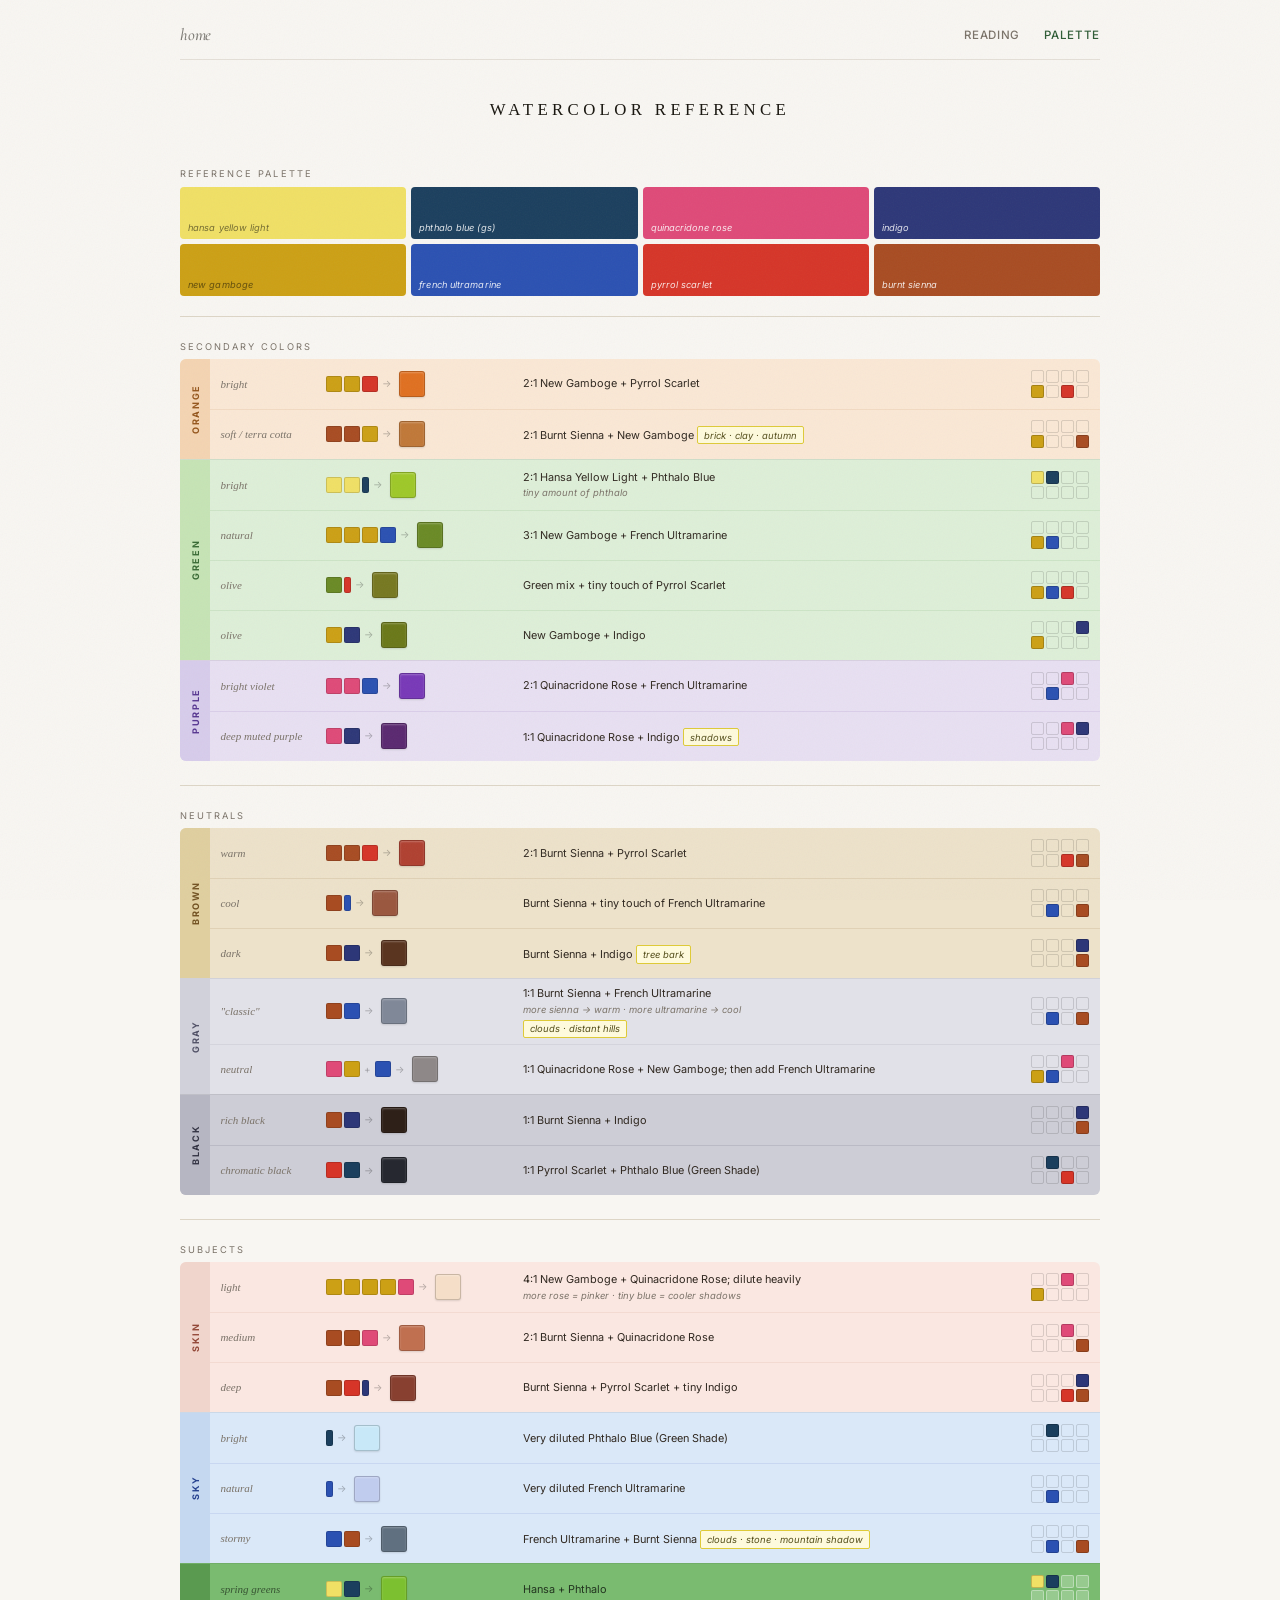
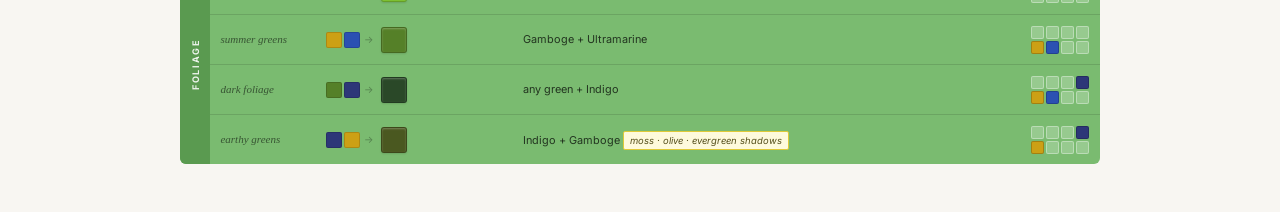
<file: palette/index.htm>
<!DOCTYPE html>
<html lang="en">
<head>
<meta charset="UTF-8">
<meta name="viewport" content="width=device-width, initial-scale=1.0">
<title>Watercolor Mixing Reference</title>
<link rel="preconnect" href="https://fonts.googleapis.com">
<link rel="preconnect" href="https://fonts.gstatic.com" crossorigin>
<link rel="stylesheet" href="../common/header.css">
<style>
*, *::before, *::after { box-sizing: border-box; margin: 0; padding: 0; }

:root {
  --paper:   #F6F2EC;
  --ink:     #27211B;
  --rule:    #DDD5C6;
  --note-bg: #FEFADC;
  --note-ln: #DECA38;

  --hyl: #F0E065;
  --pb:  #1B3F5E;
  --qr:  #DF4A78;
  --ind: #2D3778;
  --ng:  #CCA015;
  --fu:  #2B51B2;
  --ps:  #D63528;
  --bs:  #A84C22;
}

body {
  padding: 1.5rem 1.5rem 3rem;
}

body::after {
  content: '';
  position: fixed;
  inset: 0;
  pointer-events: none;
  z-index: 999;
  background-image: url("data:image/svg+xml,%3Csvg xmlns='http://www.w3.org/2000/svg' width='300' height='300'%3E%3Cfilter id='n'%3E%3CfeTurbulence type='fractalNoise' baseFrequency='0.78' numOctaves='4' stitchTiles='stitch'/%3E%3C/filter%3E%3Crect width='300' height='300' filter='url(%23n)' opacity='0.045'/%3E%3C/svg%3E");
}

.page { max-width: 920px; margin: 0 auto; }

/* ── Title ─────────────────────────────── */
.title-block {
  text-align: center;
  padding-bottom: 1.25rem;
  margin-bottom: 1.75rem;
}
.title-block h1 {
  font-family: Georgia, 'Times New Roman', serif;
  font-size: 1.05rem;
  font-weight: normal;
  letter-spacing: 0.26em;
  text-transform: uppercase;
}
.title-block p {
  margin-top: 0.28rem;
  font-size: 0.62rem;
  letter-spacing: 0.16em;
  text-transform: uppercase;
  color: var(--muted);
}

/* ── Reference Palette ─────────────────── */
.ref-label {
  font-size: 0.58rem;
  letter-spacing: 0.22em;
  text-transform: uppercase;
  color: var(--muted);
  margin-bottom: 0.45rem;
}
.palette-row {
  display: grid;
  grid-template-columns: repeat(4, 1fr);
  gap: 5px;
  margin-bottom: 5px;
}
.palette-row:last-child { margin-bottom: 0; }
.pal {
  height: 52px;
  border-radius: 4px;
  display: flex;
  align-items: flex-end;
  padding: 5px 8px;
}
.pal span {
  font-size: 0.58rem;
  font-style: italic;
  line-height: 1.25;
  letter-spacing: 0.01em;
}
.pal.lt span { color: rgba(0,0,0,0.52); }
.pal.dk span { color: rgba(255,255,255,0.88); }

/* ── Cluster headers ───────────────────── */
.cluster-hd {
  font-size: 0.58rem;
  letter-spacing: 0.22em;
  text-transform: uppercase;
  color: var(--muted);
  padding-top: 1.5rem;
  padding-bottom: 0.45rem;
  border-top: 1px solid var(--rule);
  margin-top: 1.5rem;
}
.first-cluster-hd {
  margin-top: 1.25rem;
}

/* ── Group ─────────────────────────────── */
.group {
  display: flex;
  overflow: hidden;
}
.group + .group { border-top: 1px solid rgba(0,0,0,0.07); }
.cluster > .group:first-child { border-radius: 6px 6px 0 0; }
.cluster > .group:last-child  { border-radius: 0 0 6px 6px; }
.cluster > .group:only-child  { border-radius: 6px; }

.glabel {
  writing-mode: vertical-lr;
  transform: rotate(180deg);
  display: flex;
  align-items: center;
  justify-content: center;
  padding: 0 0.52rem;
  min-width: 30px;
  font-size: 0.57rem;
  font-weight: 700;
  letter-spacing: 0.18em;
  text-transform: uppercase;
  flex-shrink: 0;
}

.group-rows { flex: 1; min-width: 0; }

/* ── Mix row — 4 columns ───────────────── */
.mix-row {
  display: grid;
  grid-template-columns: 108px 195px 1fr 80px;
  align-items: center;
  min-height: 50px;
  border-top: 1px solid rgba(0,0,0,0.06);
}
.mix-row:first-child { border-top: none; }

.mname {
  font-family: Georgia, 'Times New Roman', serif;
  font-size: 0.69rem;
  font-style: italic;
  color: var(--muted);
  padding: 0.38rem 0.65rem;
  line-height: 1.3;
}

/* swatch display */
.swatches, .alts {
  padding: 0.38rem 0.5rem;
  display: flex;
  align-items: center;
  gap: 2px;
  flex-wrap: wrap;
}
.alts { flex-direction: column; align-items: flex-start; gap: 5px; }
.alt-row { display: flex; align-items: center; gap: 2px; }

.sw {
  width: 16px;
  height: 16px;
  border-radius: 2px;
  border: 1px solid rgba(0,0,0,0.15);
  flex-shrink: 0;
}
.sw.sm { width: 7px; }
.sw.res {
  width: 26px;
  height: 26px;
  border-radius: 3px;
  margin-left: 4px;
  border-color: rgba(0,0,0,0.18);
  box-shadow: inset 0 1px 2px rgba(255,255,255,0.25), 0 1px 2px rgba(0,0,0,0.12);
}

.arr {
  font-size: 0.62rem;
  color: rgba(0,0,0,0.28);
  padding: 0 2px;
  flex-shrink: 0;
  line-height: 1;
}

/* recipe */
.recipe {
  font-size: 0.68rem;
  line-height: 1.55;
  padding: 0.38rem 0.65rem;
  color: #302820;
}
.recipe .sub {
  display: block;
  font-size: 0.59rem;
  color: var(--muted);
  font-style: italic;
  margin-top: 1px;
}
.note {
  display: inline-block;
  background: var(--note-bg);
  border: 1px solid var(--note-ln);
  border-radius: 2px;
  font-size: 0.59rem;
  padding: 0.1rem 0.36rem;
  color: #524C18;
  font-style: italic;
  line-height: 1.4;
  margin-top: 2px;
}

/* ── Pigment indicator grid ────────────── */
/* Mirrors the 2×4 reference palette layout:
   [HYL][PB ][QR ][IND]
   [NG ][FU ][PS ][BS ]             */
.pg-wrap {
  display: flex;
  align-items: center;
  justify-content: center;
  padding: 0.38rem 0.5rem;
}
.pigment-grid {
  display: grid;
  grid-template-columns: repeat(4, 13px);
  grid-template-rows: repeat(2, 13px);
  gap: 2px;
}
.pg-cell {
  border-radius: 2px;
  border: 1px solid rgba(0,0,0,0.13);
  background: transparent;
}
.pg-cell.on {
  border-color: rgba(0,0,0,0.2);
}

/* Foliage: empty cells need a visible tint on dark green bg */
.group.foliage .pg-cell {
  background: rgba(255,255,255,0.22);
  border-color: rgba(255,255,255,0.35);
}
.group.foliage .pg-cell.on {
  border-color: rgba(0,0,0,0.2);
}

/* ── Group colour themes ───────────────── */

.group.orange { background: #FAE8D5; }
.group.orange .glabel { background: #F4D4B2; color: #95561C; }
.group.orange .mix-row { border-top-color: rgba(170,95,35,0.1); }

.group.green { background: #DEEFD8; }
.group.green .glabel { background: #C6E4B5; color: #386A34; }
.group.green .mix-row { border-top-color: rgba(55,125,45,0.1); }

.group.purple { background: #E8E0F2; }
.group.purple .glabel { background: #D7CCEB; color: #563590; }
.group.purple .mix-row { border-top-color: rgba(95,55,155,0.1); }

.group.brown { background: #EDE2CA; }
.group.brown .glabel { background: #E0CF9F; color: #725222; }
.group.brown .mix-row { border-top-color: rgba(135,85,25,0.12); }

.group.gray { background: #E1E1E8; }
.group.gray .glabel { background: #D1D1DA; color: #535368; }
.group.gray .mix-row { border-top-color: rgba(95,95,115,0.1); }

.group.black { background: #CDCDD6; }
.group.black .glabel { background: #B6B6C2; color: #353545; }
.group.black .mix-row { border-top-color: rgba(55,55,75,0.12); }

.group.skin { background: #FAE7E1; }
.group.skin .glabel { background: #F0D5CC; color: #934838; }
.group.skin .mix-row { border-top-color: rgba(175,95,75,0.1); }

.group.sky { background: #DAE8F8; }
.group.sky .glabel { background: #C5D8F0; color: #264290; }
.group.sky .mix-row { border-top-color: rgba(38,75,175,0.1); }

.group.foliage { background: #7ABB70; }
.group.foliage .glabel { background: #5A9A50; color: rgba(255,255,255,0.88); }
.group.foliage .mix-row { border-top-color: rgba(0,0,0,0.12); }
.group.foliage .mname { color: rgba(0,0,0,0.55); }
.group.foliage .recipe { color: rgba(0,0,0,0.72); }
.group.foliage .recipe .sub { color: rgba(0,0,0,0.42); }
.group.foliage .arr { color: rgba(0,0,0,0.3); }

/* ── Mobile layout ─────────────────────── */
@media (max-width: 640px) {
  body { padding: 1.5rem 1rem 2rem; }

  /* Stack mix-row into 3 rows with pigment grid anchored right */
  .mix-row {
    grid-template-columns: 1fr 74px;
    grid-template-rows: auto auto auto;
    grid-template-areas:
      "name  pg"
      "sw    pg"
      "rec   rec";
    min-height: 0;
  }
  .mname            { grid-area: name; }
  .swatches, .alts  { grid-area: sw; }
  .recipe           { grid-area: rec; padding-top: 0.1rem; }
  .pg-wrap          { grid-area: pg; }
}
</style>
</head>
<body>
<script src="../common/header.js"></script>
<div class="page">

  <!-- ── Title ──────────────────────────── -->
  <div class="title-block">
    <h1>Watercolor Reference</h1>
  </div>

  <!-- ── Reference Palette ──────────────── -->
  <div class="ref-label">Reference Palette</div>
  <div class="palette-row">
    <div class="pal lt" style="background:var(--hyl)"><span>hansa yellow light</span></div>
    <div class="pal dk" style="background:var(--pb)"><span>phthalo blue (gs)</span></div>
    <div class="pal dk" style="background:var(--qr)"><span>quinacridone rose</span></div>
    <div class="pal dk" style="background:var(--ind)"><span>indigo</span></div>
  </div>
  <div class="palette-row">
    <div class="pal lt" style="background:var(--ng)"><span>new gamboge</span></div>
    <div class="pal dk" style="background:var(--fu)"><span>french ultramarine</span></div>
    <div class="pal dk" style="background:var(--ps)"><span>pyrrol scarlet</span></div>
    <div class="pal dk" style="background:var(--bs)"><span>burnt sienna</span></div>
  </div>

  <!-- ── Cluster 1: Orange · Green · Purple ── -->
  <div class="cluster-hd first-cluster-hd">Secondary Colors</div>
  <div class="cluster">

    <div class="group orange">
      <div class="glabel">Orange</div>
      <div class="group-rows">

        <!-- bright: NG(5) + PS(7) -->
        <div class="mix-row">
          <div class="mname">bright</div>
          <div class="swatches">
            <div class="sw" style="background:var(--ng)"></div>
            <div class="sw" style="background:var(--ng)"></div>
            <div class="sw" style="background:var(--ps)"></div>
            <span class="arr">→</span>
            <div class="sw res" style="background:#E07020"></div>
          </div>
          <div class="recipe">2:1 New Gamboge + Pyrrol Scarlet</div>
          <div class="pg-wrap"><div class="pigment-grid">
            <div class="pg-cell"></div>
            <div class="pg-cell"></div>
            <div class="pg-cell"></div>
            <div class="pg-cell"></div>
            <div class="pg-cell on" style="background:var(--ng)"></div>
            <div class="pg-cell"></div>
            <div class="pg-cell on" style="background:var(--ps)"></div>
            <div class="pg-cell"></div>
          </div></div>
        </div>

        <!-- soft/terra cotta: NG(5) + BS(8) -->
        <div class="mix-row">
          <div class="mname">soft / terra cotta</div>
          <div class="swatches">
            <div class="sw" style="background:var(--bs)"></div>
            <div class="sw" style="background:var(--bs)"></div>
            <div class="sw" style="background:var(--ng)"></div>
            <span class="arr">→</span>
            <div class="sw res" style="background:#C07838"></div>
          </div>
          <div class="recipe">2:1 Burnt Sienna + New Gamboge <span class="note">brick · clay · autumn</span></div>
          <div class="pg-wrap"><div class="pigment-grid">
            <div class="pg-cell"></div>
            <div class="pg-cell"></div>
            <div class="pg-cell"></div>
            <div class="pg-cell"></div>
            <div class="pg-cell on" style="background:var(--ng)"></div>
            <div class="pg-cell"></div>
            <div class="pg-cell"></div>
            <div class="pg-cell on" style="background:var(--bs)"></div>
          </div></div>
        </div>

      </div>
    </div>

    <div class="group green">
      <div class="glabel">Green</div>
      <div class="group-rows">

        <!-- bright: HYL(1) + PB(2) -->
        <div class="mix-row">
          <div class="mname">bright</div>
          <div class="swatches">
            <div class="sw" style="background:var(--hyl)"></div>
            <div class="sw" style="background:var(--hyl)"></div>
            <div class="sw sm" style="background:var(--pb)"></div>
            <span class="arr">→</span>
            <div class="sw res" style="background:#9EC828"></div>
          </div>
          <div class="recipe">2:1 Hansa Yellow Light + Phthalo Blue <span class="sub">tiny amount of phthalo</span></div>
          <div class="pg-wrap"><div class="pigment-grid">
            <div class="pg-cell on" style="background:var(--hyl)"></div>
            <div class="pg-cell on" style="background:var(--pb)"></div>
            <div class="pg-cell"></div>
            <div class="pg-cell"></div>
            <div class="pg-cell"></div>
            <div class="pg-cell"></div>
            <div class="pg-cell"></div>
            <div class="pg-cell"></div>
          </div></div>
        </div>

        <!-- natural: NG(5) + FU(6) -->
        <div class="mix-row">
          <div class="mname">natural</div>
          <div class="swatches">
            <div class="sw" style="background:var(--ng)"></div>
            <div class="sw" style="background:var(--ng)"></div>
            <div class="sw" style="background:var(--ng)"></div>
            <div class="sw" style="background:var(--fu)"></div>
            <span class="arr">→</span>
            <div class="sw res" style="background:#6A8A25"></div>
          </div>
          <div class="recipe">3:1 New Gamboge + French Ultramarine</div>
          <div class="pg-wrap"><div class="pigment-grid">
            <div class="pg-cell"></div>
            <div class="pg-cell"></div>
            <div class="pg-cell"></div>
            <div class="pg-cell"></div>
            <div class="pg-cell on" style="background:var(--ng)"></div>
            <div class="pg-cell on" style="background:var(--fu)"></div>
            <div class="pg-cell"></div>
            <div class="pg-cell"></div>
          </div></div>
        </div>

        <!-- olive alt 1: NG(5) + FU(6) + tiny PS(7) -->
        <div class="mix-row">
          <div class="mname">olive</div>
          <div class="swatches">
            <div class="sw" style="background:#6A8A25"></div>
            <div class="sw sm" style="background:var(--ps)"></div>
            <span class="arr">→</span>
            <div class="sw res" style="background:#767820"></div>
          </div>
          <div class="recipe">Green mix + tiny touch of Pyrrol Scarlet</div>
          <div class="pg-wrap"><div class="pigment-grid">
            <div class="pg-cell"></div>
            <div class="pg-cell"></div>
            <div class="pg-cell"></div>
            <div class="pg-cell"></div>
            <div class="pg-cell on" style="background:var(--ng)"></div>
            <div class="pg-cell on" style="background:var(--fu)"></div>
            <div class="pg-cell on" style="background:var(--ps)"></div>
            <div class="pg-cell"></div>
          </div></div>
        </div>

        <!-- olive alt 2: NG(5) + IND(4) -->
        <div class="mix-row">
          <div class="mname">olive</div>
          <div class="swatches">
            <div class="sw" style="background:var(--ng)"></div>
            <div class="sw" style="background:var(--ind)"></div>
            <span class="arr">→</span>
            <div class="sw res" style="background:#6A7818"></div>
          </div>
          <div class="recipe">New Gamboge + Indigo</div>
          <div class="pg-wrap"><div class="pigment-grid">
            <div class="pg-cell"></div>
            <div class="pg-cell"></div>
            <div class="pg-cell"></div>
            <div class="pg-cell on" style="background:var(--ind)"></div>
            <div class="pg-cell on" style="background:var(--ng)"></div>
            <div class="pg-cell"></div>
            <div class="pg-cell"></div>
            <div class="pg-cell"></div>
          </div></div>
        </div>

      </div>
    </div>

    <div class="group purple">
      <div class="glabel">Purple</div>
      <div class="group-rows">

        <!-- bright violet: QR(3) + FU(6) -->
        <div class="mix-row">
          <div class="mname">bright violet</div>
          <div class="swatches">
            <div class="sw" style="background:var(--qr)"></div>
            <div class="sw" style="background:var(--qr)"></div>
            <div class="sw" style="background:var(--fu)"></div>
            <span class="arr">→</span>
            <div class="sw res" style="background:#7838B8"></div>
          </div>
          <div class="recipe">2:1 Quinacridone Rose + French Ultramarine</div>
          <div class="pg-wrap"><div class="pigment-grid">
            <div class="pg-cell"></div>
            <div class="pg-cell"></div>
            <div class="pg-cell on" style="background:var(--qr)"></div>
            <div class="pg-cell"></div>
            <div class="pg-cell"></div>
            <div class="pg-cell on" style="background:var(--fu)"></div>
            <div class="pg-cell"></div>
            <div class="pg-cell"></div>
          </div></div>
        </div>

        <!-- deep muted: QR(3) + IND(4) -->
        <div class="mix-row">
          <div class="mname">deep muted purple</div>
          <div class="swatches">
            <div class="sw" style="background:var(--qr)"></div>
            <div class="sw" style="background:var(--ind)"></div>
            <span class="arr">→</span>
            <div class="sw res" style="background:#5A2870"></div>
          </div>
          <div class="recipe">1:1 Quinacridone Rose + Indigo <span class="note">shadows</span></div>
          <div class="pg-wrap"><div class="pigment-grid">
            <div class="pg-cell"></div>
            <div class="pg-cell"></div>
            <div class="pg-cell on" style="background:var(--qr)"></div>
            <div class="pg-cell on" style="background:var(--ind)"></div>
            <div class="pg-cell"></div>
            <div class="pg-cell"></div>
            <div class="pg-cell"></div>
            <div class="pg-cell"></div>
          </div></div>
        </div>

      </div>
    </div>

  </div><!-- /cluster 1 -->

  <!-- ── Cluster 2: Brown · Gray · Black ── -->
  <div class="cluster-hd">Neutrals</div>
  <div class="cluster">

    <div class="group brown">
      <div class="glabel">Brown</div>
      <div class="group-rows">

        <!-- warm: BS(8) + PS(7) -->
        <div class="mix-row">
          <div class="mname">warm</div>
          <div class="swatches">
            <div class="sw" style="background:var(--bs)"></div>
            <div class="sw" style="background:var(--bs)"></div>
            <div class="sw" style="background:var(--ps)"></div>
            <span class="arr">→</span>
            <div class="sw res" style="background:#B04030"></div>
          </div>
          <div class="recipe">2:1 Burnt Sienna + Pyrrol Scarlet</div>
          <div class="pg-wrap"><div class="pigment-grid">
            <div class="pg-cell"></div>
            <div class="pg-cell"></div>
            <div class="pg-cell"></div>
            <div class="pg-cell"></div>
            <div class="pg-cell"></div>
            <div class="pg-cell"></div>
            <div class="pg-cell on" style="background:var(--ps)"></div>
            <div class="pg-cell on" style="background:var(--bs)"></div>
          </div></div>
        </div>

        <!-- cool: BS(8) + FU(6) -->
        <div class="mix-row">
          <div class="mname">cool</div>
          <div class="swatches">
            <div class="sw" style="background:var(--bs)"></div>
            <div class="sw sm" style="background:var(--fu)"></div>
            <span class="arr">→</span>
            <div class="sw res" style="background:#9A5840"></div>
          </div>
          <div class="recipe">Burnt Sienna + tiny touch of French Ultramarine</div>
          <div class="pg-wrap"><div class="pigment-grid">
            <div class="pg-cell"></div>
            <div class="pg-cell"></div>
            <div class="pg-cell"></div>
            <div class="pg-cell"></div>
            <div class="pg-cell"></div>
            <div class="pg-cell on" style="background:var(--fu)"></div>
            <div class="pg-cell"></div>
            <div class="pg-cell on" style="background:var(--bs)"></div>
          </div></div>
        </div>

        <!-- dark: BS(8) + IND(4) -->
        <div class="mix-row">
          <div class="mname">dark</div>
          <div class="swatches">
            <div class="sw" style="background:var(--bs)"></div>
            <div class="sw" style="background:var(--ind)"></div>
            <span class="arr">→</span>
            <div class="sw res" style="background:#5A3520"></div>
          </div>
          <div class="recipe">Burnt Sienna + Indigo <span class="note">tree bark</span></div>
          <div class="pg-wrap"><div class="pigment-grid">
            <div class="pg-cell"></div>
            <div class="pg-cell"></div>
            <div class="pg-cell"></div>
            <div class="pg-cell on" style="background:var(--ind)"></div>
            <div class="pg-cell"></div>
            <div class="pg-cell"></div>
            <div class="pg-cell"></div>
            <div class="pg-cell on" style="background:var(--bs)"></div>
          </div></div>
        </div>

      </div>
    </div>

    <div class="group gray">
      <div class="glabel">Gray</div>
      <div class="group-rows">

        <!-- classic: BS(8) + FU(6) -->
        <div class="mix-row">
          <div class="mname">"classic"</div>
          <div class="swatches">
            <div class="sw" style="background:var(--bs)"></div>
            <div class="sw" style="background:var(--fu)"></div>
            <span class="arr">→</span>
            <div class="sw res" style="background:#808898"></div>
          </div>
          <div class="recipe">1:1 Burnt Sienna + French Ultramarine <span class="sub">more sienna → warm · more ultramarine → cool</span><span class="note">clouds · distant hills</span></div>
          <div class="pg-wrap"><div class="pigment-grid">
            <div class="pg-cell"></div>
            <div class="pg-cell"></div>
            <div class="pg-cell"></div>
            <div class="pg-cell"></div>
            <div class="pg-cell"></div>
            <div class="pg-cell on" style="background:var(--fu)"></div>
            <div class="pg-cell"></div>
            <div class="pg-cell on" style="background:var(--bs)"></div>
          </div></div>
        </div>

        <!-- neutral: QR(3) + NG(5) + FU(6) -->
        <div class="mix-row">
          <div class="mname">neutral</div>
          <div class="swatches">
            <div class="sw" style="background:var(--qr)"></div>
            <div class="sw" style="background:var(--ng)"></div>
            <span class="arr">+</span>
            <div class="sw" style="background:var(--fu)"></div>
            <span class="arr">→</span>
            <div class="sw res" style="background:#8E8888"></div>
          </div>
          <div class="recipe">1:1 Quinacridone Rose + New Gamboge; then add French Ultramarine</div>
          <div class="pg-wrap"><div class="pigment-grid">
            <div class="pg-cell"></div>
            <div class="pg-cell"></div>
            <div class="pg-cell on" style="background:var(--qr)"></div>
            <div class="pg-cell"></div>
            <div class="pg-cell on" style="background:var(--ng)"></div>
            <div class="pg-cell on" style="background:var(--fu)"></div>
            <div class="pg-cell"></div>
            <div class="pg-cell"></div>
          </div></div>
        </div>

      </div>
    </div>

    <div class="group black">
      <div class="glabel">Black</div>
      <div class="group-rows">

        <!-- rich black: BS(8) + IND(4) -->
        <div class="mix-row">
          <div class="mname">rich black</div>
          <div class="swatches">
            <div class="sw" style="background:var(--bs)"></div>
            <div class="sw" style="background:var(--ind)"></div>
            <span class="arr">→</span>
            <div class="sw res" style="background:#2E2018"></div>
          </div>
          <div class="recipe">1:1 Burnt Sienna + Indigo</div>
          <div class="pg-wrap"><div class="pigment-grid">
            <div class="pg-cell"></div>
            <div class="pg-cell"></div>
            <div class="pg-cell"></div>
            <div class="pg-cell on" style="background:var(--ind)"></div>
            <div class="pg-cell"></div>
            <div class="pg-cell"></div>
            <div class="pg-cell"></div>
            <div class="pg-cell on" style="background:var(--bs)"></div>
          </div></div>
        </div>

        <!-- chromatic black: PS(7) + PB(2) -->
        <div class="mix-row">
          <div class="mname">chromatic black</div>
          <div class="swatches">
            <div class="sw" style="background:var(--ps)"></div>
            <div class="sw" style="background:var(--pb)"></div>
            <span class="arr">→</span>
            <div class="sw res" style="background:#262830"></div>
          </div>
          <div class="recipe">1:1 Pyrrol Scarlet + Phthalo Blue (Green Shade)</div>
          <div class="pg-wrap"><div class="pigment-grid">
            <div class="pg-cell"></div>
            <div class="pg-cell on" style="background:var(--pb)"></div>
            <div class="pg-cell"></div>
            <div class="pg-cell"></div>
            <div class="pg-cell"></div>
            <div class="pg-cell"></div>
            <div class="pg-cell on" style="background:var(--ps)"></div>
            <div class="pg-cell"></div>
          </div></div>
        </div>

      </div>
    </div>

  </div><!-- /cluster 2 -->

  <!-- ── Cluster 3: Skin · Sky · Foliage ── -->
  <div class="cluster-hd">Subjects</div>
  <div class="cluster">

    <div class="group skin">
      <div class="glabel">Skin</div>
      <div class="group-rows">

        <!-- light: NG(5) + QR(3) -->
        <div class="mix-row">
          <div class="mname">light</div>
          <div class="swatches">
            <div class="sw" style="background:var(--ng)"></div>
            <div class="sw" style="background:var(--ng)"></div>
            <div class="sw" style="background:var(--ng)"></div>
            <div class="sw" style="background:var(--ng)"></div>
            <div class="sw" style="background:var(--qr)"></div>
            <span class="arr">→</span>
            <div class="sw res" style="background:#F5DEC8"></div>
          </div>
          <div class="recipe">4:1 New Gamboge + Quinacridone Rose; dilute heavily <span class="sub">more rose = pinker · tiny blue = cooler shadows</span></div>
          <div class="pg-wrap"><div class="pigment-grid">
            <div class="pg-cell"></div>
            <div class="pg-cell"></div>
            <div class="pg-cell on" style="background:var(--qr)"></div>
            <div class="pg-cell"></div>
            <div class="pg-cell on" style="background:var(--ng)"></div>
            <div class="pg-cell"></div>
            <div class="pg-cell"></div>
            <div class="pg-cell"></div>
          </div></div>
        </div>

        <!-- medium: BS(8) + QR(3) -->
        <div class="mix-row">
          <div class="mname">medium</div>
          <div class="swatches">
            <div class="sw" style="background:var(--bs)"></div>
            <div class="sw" style="background:var(--bs)"></div>
            <div class="sw" style="background:var(--qr)"></div>
            <span class="arr">→</span>
            <div class="sw res" style="background:#C07050"></div>
          </div>
          <div class="recipe">2:1 Burnt Sienna + Quinacridone Rose</div>
          <div class="pg-wrap"><div class="pigment-grid">
            <div class="pg-cell"></div>
            <div class="pg-cell"></div>
            <div class="pg-cell on" style="background:var(--qr)"></div>
            <div class="pg-cell"></div>
            <div class="pg-cell"></div>
            <div class="pg-cell"></div>
            <div class="pg-cell"></div>
            <div class="pg-cell on" style="background:var(--bs)"></div>
          </div></div>
        </div>

        <!-- deep: BS(8) + PS(7) + IND(4) -->
        <div class="mix-row">
          <div class="mname">deep</div>
          <div class="swatches">
            <div class="sw" style="background:var(--bs)"></div>
            <div class="sw" style="background:var(--ps)"></div>
            <div class="sw sm" style="background:var(--ind)"></div>
            <span class="arr">→</span>
            <div class="sw res" style="background:#884030"></div>
          </div>
          <div class="recipe">Burnt Sienna + Pyrrol Scarlet + tiny Indigo</div>
          <div class="pg-wrap"><div class="pigment-grid">
            <div class="pg-cell"></div>
            <div class="pg-cell"></div>
            <div class="pg-cell"></div>
            <div class="pg-cell on" style="background:var(--ind)"></div>
            <div class="pg-cell"></div>
            <div class="pg-cell"></div>
            <div class="pg-cell on" style="background:var(--ps)"></div>
            <div class="pg-cell on" style="background:var(--bs)"></div>
          </div></div>
        </div>

      </div>
    </div>

    <div class="group sky">
      <div class="glabel">Sky</div>
      <div class="group-rows">

        <!-- bright: PB(2) -->
        <div class="mix-row">
          <div class="mname">bright</div>
          <div class="swatches">
            <div class="sw sm" style="background:var(--pb)"></div>
            <span class="arr">→</span>
            <div class="sw res" style="background:#C8E8F8"></div>
          </div>
          <div class="recipe">Very diluted Phthalo Blue (Green Shade)</div>
          <div class="pg-wrap"><div class="pigment-grid">
            <div class="pg-cell"></div>
            <div class="pg-cell on" style="background:var(--pb)"></div>
            <div class="pg-cell"></div>
            <div class="pg-cell"></div>
            <div class="pg-cell"></div>
            <div class="pg-cell"></div>
            <div class="pg-cell"></div>
            <div class="pg-cell"></div>
          </div></div>
        </div>

        <!-- natural: FU(6) -->
        <div class="mix-row">
          <div class="mname">natural</div>
          <div class="swatches">
            <div class="sw sm" style="background:var(--fu)"></div>
            <span class="arr">→</span>
            <div class="sw res" style="background:#C0CCEE"></div>
          </div>
          <div class="recipe">Very diluted French Ultramarine</div>
          <div class="pg-wrap"><div class="pigment-grid">
            <div class="pg-cell"></div>
            <div class="pg-cell"></div>
            <div class="pg-cell"></div>
            <div class="pg-cell"></div>
            <div class="pg-cell"></div>
            <div class="pg-cell on" style="background:var(--fu)"></div>
            <div class="pg-cell"></div>
            <div class="pg-cell"></div>
          </div></div>
        </div>

        <!-- stormy: FU(6) + BS(8) -->
        <div class="mix-row">
          <div class="mname">stormy</div>
          <div class="swatches">
            <div class="sw" style="background:var(--fu)"></div>
            <div class="sw" style="background:var(--bs)"></div>
            <span class="arr">→</span>
            <div class="sw res" style="background:#607080"></div>
          </div>
          <div class="recipe">French Ultramarine + Burnt Sienna <span class="note">clouds · stone · mountain shadow</span></div>
          <div class="pg-wrap"><div class="pigment-grid">
            <div class="pg-cell"></div>
            <div class="pg-cell"></div>
            <div class="pg-cell"></div>
            <div class="pg-cell"></div>
            <div class="pg-cell"></div>
            <div class="pg-cell on" style="background:var(--fu)"></div>
            <div class="pg-cell"></div>
            <div class="pg-cell on" style="background:var(--bs)"></div>
          </div></div>
        </div>

      </div>
    </div>

    <div class="group foliage">
      <div class="glabel">Foliage</div>
      <div class="group-rows">

        <!-- spring greens: HYL(1) + PB(2) -->
        <div class="mix-row">
          <div class="mname">spring greens</div>
          <div class="swatches">
            <div class="sw" style="background:var(--hyl)"></div>
            <div class="sw" style="background:var(--pb)"></div>
            <span class="arr">→</span>
            <div class="sw res" style="background:#7CC030"></div>
          </div>
          <div class="recipe">Hansa + Phthalo</div>
          <div class="pg-wrap"><div class="pigment-grid">
            <div class="pg-cell on" style="background:var(--hyl)"></div>
            <div class="pg-cell on" style="background:var(--pb)"></div>
            <div class="pg-cell"></div>
            <div class="pg-cell"></div>
            <div class="pg-cell"></div>
            <div class="pg-cell"></div>
            <div class="pg-cell"></div>
            <div class="pg-cell"></div>
          </div></div>
        </div>

        <!-- summer greens: NG(5) + FU(6) -->
        <div class="mix-row">
          <div class="mname">summer greens</div>
          <div class="swatches">
            <div class="sw" style="background:var(--ng)"></div>
            <div class="sw" style="background:var(--fu)"></div>
            <span class="arr">→</span>
            <div class="sw res" style="background:#558028"></div>
          </div>
          <div class="recipe">Gamboge + Ultramarine</div>
          <div class="pg-wrap"><div class="pigment-grid">
            <div class="pg-cell"></div>
            <div class="pg-cell"></div>
            <div class="pg-cell"></div>
            <div class="pg-cell"></div>
            <div class="pg-cell on" style="background:var(--ng)"></div>
            <div class="pg-cell on" style="background:var(--fu)"></div>
            <div class="pg-cell"></div>
            <div class="pg-cell"></div>
          </div></div>
        </div>

        <!-- dark foliage: NG(5) + FU(6) + IND(4) -->
        <div class="mix-row">
          <div class="mname">dark foliage</div>
          <div class="swatches">
            <div class="sw" style="background:#558028"></div>
            <div class="sw" style="background:var(--ind)"></div>
            <span class="arr">→</span>
            <div class="sw res" style="background:#2A4828"></div>
          </div>
          <div class="recipe">any green + Indigo</div>
          <div class="pg-wrap"><div class="pigment-grid">
            <div class="pg-cell"></div>
            <div class="pg-cell"></div>
            <div class="pg-cell"></div>
            <div class="pg-cell on" style="background:var(--ind)"></div>
            <div class="pg-cell on" style="background:var(--ng)"></div>
            <div class="pg-cell on" style="background:var(--fu)"></div>
            <div class="pg-cell"></div>
            <div class="pg-cell"></div>
          </div></div>
        </div>

        <!-- earthy greens: IND(4) + NG(5) -->
        <div class="mix-row">
          <div class="mname">earthy greens</div>
          <div class="swatches">
            <div class="sw" style="background:var(--ind)"></div>
            <div class="sw" style="background:var(--ng)"></div>
            <span class="arr">→</span>
            <div class="sw res" style="background:#4A5820"></div>
          </div>
          <div class="recipe">Indigo + Gamboge <span class="note">moss · olive · evergreen shadows</span></div>
          <div class="pg-wrap"><div class="pigment-grid">
            <div class="pg-cell"></div>
            <div class="pg-cell"></div>
            <div class="pg-cell"></div>
            <div class="pg-cell on" style="background:var(--ind)"></div>
            <div class="pg-cell on" style="background:var(--ng)"></div>
            <div class="pg-cell"></div>
            <div class="pg-cell"></div>
            <div class="pg-cell"></div>
          </div></div>
        </div>

      </div>
    </div>

  </div><!-- /cluster 3 -->

</div><!-- .page -->
</body>
</html>
</file>
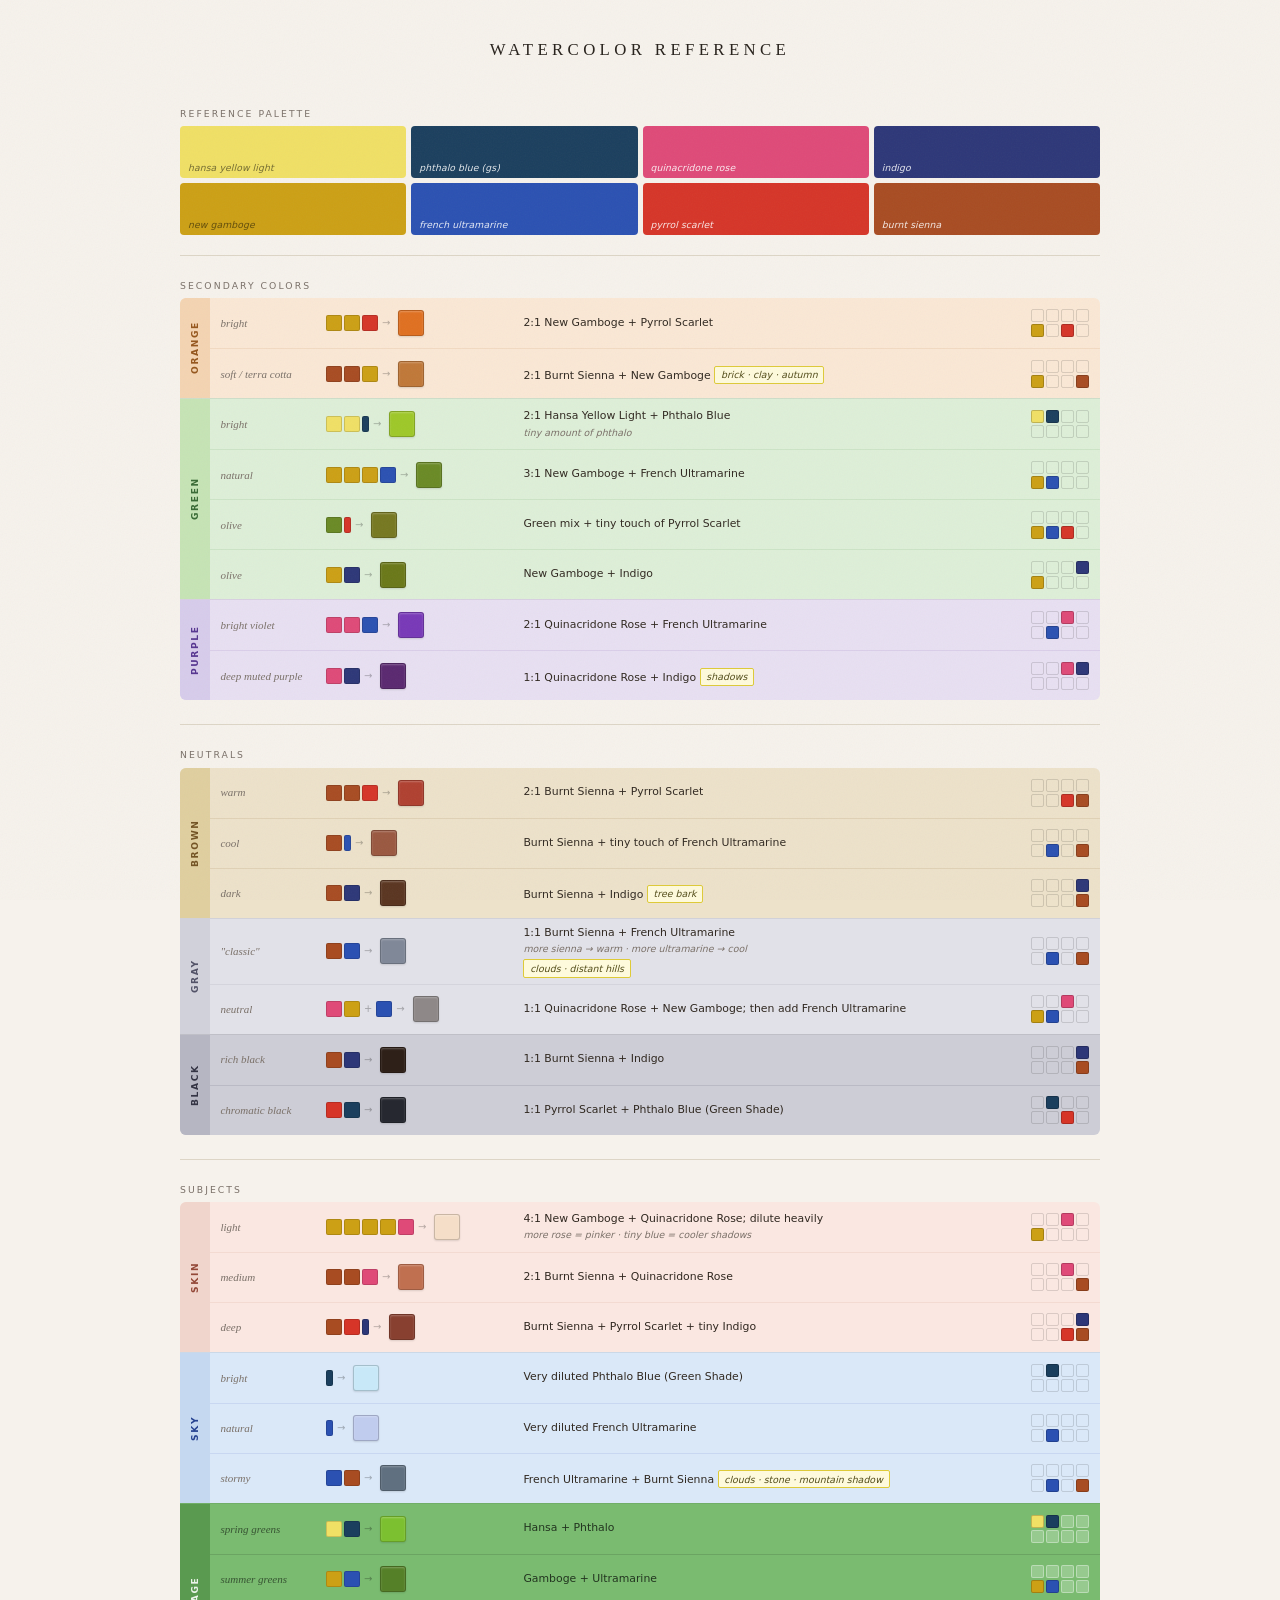
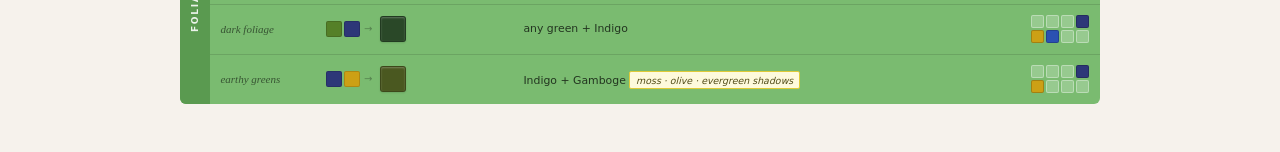
<file: pallet/index.htm>
<!DOCTYPE html>
<html lang="en">
<head>
<meta charset="UTF-8">
<meta name="viewport" content="width=device-width, initial-scale=1.0">
<title>Watercolor Mixing Reference</title>
<style>
*, *::before, *::after { box-sizing: border-box; margin: 0; padding: 0; }

:root {
  --paper:   #F6F2EC;
  --ink:     #27211B;
  --rule:    #DDD5C6;
  --muted:   #7A7068;
  --note-bg: #FEFADC;
  --note-ln: #DECA38;

  --hyl: #F0E065;
  --pb:  #1B3F5E;
  --qr:  #DF4A78;
  --ind: #2D3778;
  --ng:  #CCA015;
  --fu:  #2B51B2;
  --ps:  #D63528;
  --bs:  #A84C22;
}

body {
  font-family: -apple-system, BlinkMacSystemFont, 'Segoe UI', system-ui, sans-serif;
  background: var(--paper);
  color: var(--ink);
  padding: 2.5rem 1.5rem 3rem;
  min-width: 760px;
}

body::after {
  content: '';
  position: fixed;
  inset: 0;
  pointer-events: none;
  z-index: 999;
  background-image: url("data:image/svg+xml,%3Csvg xmlns='http://www.w3.org/2000/svg' width='300' height='300'%3E%3Cfilter id='n'%3E%3CfeTurbulence type='fractalNoise' baseFrequency='0.78' numOctaves='4' stitchTiles='stitch'/%3E%3C/filter%3E%3Crect width='300' height='300' filter='url(%23n)' opacity='0.045'/%3E%3C/svg%3E");
}

.page { max-width: 920px; margin: 0 auto; }

/* ── Title ─────────────────────────────── */
.title-block {
  text-align: center;
  padding-bottom: 1.25rem;
  margin-bottom: 1.75rem;
}
.title-block h1 {
  font-family: Georgia, 'Times New Roman', serif;
  font-size: 1.05rem;
  font-weight: normal;
  letter-spacing: 0.26em;
  text-transform: uppercase;
}
.title-block p {
  margin-top: 0.28rem;
  font-size: 0.62rem;
  letter-spacing: 0.16em;
  text-transform: uppercase;
  color: var(--muted);
}

/* ── Reference Palette ─────────────────── */
.ref-label {
  font-size: 0.58rem;
  letter-spacing: 0.22em;
  text-transform: uppercase;
  color: var(--muted);
  margin-bottom: 0.45rem;
}
.palette-row {
  display: grid;
  grid-template-columns: repeat(4, 1fr);
  gap: 5px;
  margin-bottom: 5px;
}
.palette-row:last-child { margin-bottom: 0; }
.pal {
  height: 52px;
  border-radius: 4px;
  display: flex;
  align-items: flex-end;
  padding: 5px 8px;
}
.pal span {
  font-size: 0.58rem;
  font-style: italic;
  line-height: 1.25;
  letter-spacing: 0.01em;
}
.pal.lt span { color: rgba(0,0,0,0.52); }
.pal.dk span { color: rgba(255,255,255,0.88); }

/* ── Cluster headers ───────────────────── */
.cluster-hd {
  font-size: 0.58rem;
  letter-spacing: 0.22em;
  text-transform: uppercase;
  color: var(--muted);
  padding-top: 1.5rem;
  padding-bottom: 0.45rem;
  border-top: 1px solid var(--rule);
  margin-top: 1.5rem;
}
.first-cluster-hd {
  margin-top: 1.25rem;
}

/* ── Group ─────────────────────────────── */
.group {
  display: flex;
  overflow: hidden;
}
.group + .group { border-top: 1px solid rgba(0,0,0,0.07); }
.cluster > .group:first-child { border-radius: 6px 6px 0 0; }
.cluster > .group:last-child  { border-radius: 0 0 6px 6px; }
.cluster > .group:only-child  { border-radius: 6px; }

.glabel {
  writing-mode: vertical-lr;
  transform: rotate(180deg);
  display: flex;
  align-items: center;
  justify-content: center;
  padding: 0 0.52rem;
  min-width: 30px;
  font-size: 0.57rem;
  font-weight: 700;
  letter-spacing: 0.18em;
  text-transform: uppercase;
  flex-shrink: 0;
}

.group-rows { flex: 1; min-width: 0; }

/* ── Mix row — 4 columns ───────────────── */
.mix-row {
  display: grid;
  grid-template-columns: 108px 195px 1fr 80px;
  align-items: center;
  min-height: 50px;
  border-top: 1px solid rgba(0,0,0,0.06);
}
.mix-row:first-child { border-top: none; }

.mname {
  font-family: Georgia, 'Times New Roman', serif;
  font-size: 0.69rem;
  font-style: italic;
  color: var(--muted);
  padding: 0.38rem 0.65rem;
  line-height: 1.3;
}

/* swatch display */
.swatches, .alts {
  padding: 0.38rem 0.5rem;
  display: flex;
  align-items: center;
  gap: 2px;
  flex-wrap: wrap;
}
.alts { flex-direction: column; align-items: flex-start; gap: 5px; }
.alt-row { display: flex; align-items: center; gap: 2px; }

.sw {
  width: 16px;
  height: 16px;
  border-radius: 2px;
  border: 1px solid rgba(0,0,0,0.15);
  flex-shrink: 0;
}
.sw.sm { width: 7px; }
.sw.res {
  width: 26px;
  height: 26px;
  border-radius: 3px;
  margin-left: 4px;
  border-color: rgba(0,0,0,0.18);
  box-shadow: inset 0 1px 2px rgba(255,255,255,0.25), 0 1px 2px rgba(0,0,0,0.12);
}

.arr {
  font-size: 0.62rem;
  color: rgba(0,0,0,0.28);
  padding: 0 2px;
  flex-shrink: 0;
  line-height: 1;
}

/* recipe */
.recipe {
  font-size: 0.68rem;
  line-height: 1.55;
  padding: 0.38rem 0.65rem;
  color: #302820;
}
.recipe .sub {
  display: block;
  font-size: 0.59rem;
  color: var(--muted);
  font-style: italic;
  margin-top: 1px;
}
.note {
  display: inline-block;
  background: var(--note-bg);
  border: 1px solid var(--note-ln);
  border-radius: 2px;
  font-size: 0.59rem;
  padding: 0.1rem 0.36rem;
  color: #524C18;
  font-style: italic;
  line-height: 1.4;
  margin-top: 2px;
}

/* ── Pigment indicator grid ────────────── */
/* Mirrors the 2×4 reference palette layout:
   [HYL][PB ][QR ][IND]
   [NG ][FU ][PS ][BS ]             */
.pg-wrap {
  display: flex;
  align-items: center;
  justify-content: center;
  padding: 0.38rem 0.5rem;
}
.pigment-grid {
  display: grid;
  grid-template-columns: repeat(4, 13px);
  grid-template-rows: repeat(2, 13px);
  gap: 2px;
}
.pg-cell {
  border-radius: 2px;
  border: 1px solid rgba(0,0,0,0.13);
  background: transparent;
}
.pg-cell.on {
  border-color: rgba(0,0,0,0.2);
}

/* Foliage: empty cells need a visible tint on dark green bg */
.group.foliage .pg-cell {
  background: rgba(255,255,255,0.22);
  border-color: rgba(255,255,255,0.35);
}
.group.foliage .pg-cell.on {
  border-color: rgba(0,0,0,0.2);
}

/* ── Group colour themes ───────────────── */

.group.orange { background: #FAE8D5; }
.group.orange .glabel { background: #F4D4B2; color: #95561C; }
.group.orange .mix-row { border-top-color: rgba(170,95,35,0.1); }

.group.green { background: #DEEFD8; }
.group.green .glabel { background: #C6E4B5; color: #386A34; }
.group.green .mix-row { border-top-color: rgba(55,125,45,0.1); }

.group.purple { background: #E8E0F2; }
.group.purple .glabel { background: #D7CCEB; color: #563590; }
.group.purple .mix-row { border-top-color: rgba(95,55,155,0.1); }

.group.brown { background: #EDE2CA; }
.group.brown .glabel { background: #E0CF9F; color: #725222; }
.group.brown .mix-row { border-top-color: rgba(135,85,25,0.12); }

.group.gray { background: #E1E1E8; }
.group.gray .glabel { background: #D1D1DA; color: #535368; }
.group.gray .mix-row { border-top-color: rgba(95,95,115,0.1); }

.group.black { background: #CDCDD6; }
.group.black .glabel { background: #B6B6C2; color: #353545; }
.group.black .mix-row { border-top-color: rgba(55,55,75,0.12); }

.group.skin { background: #FAE7E1; }
.group.skin .glabel { background: #F0D5CC; color: #934838; }
.group.skin .mix-row { border-top-color: rgba(175,95,75,0.1); }

.group.sky { background: #DAE8F8; }
.group.sky .glabel { background: #C5D8F0; color: #264290; }
.group.sky .mix-row { border-top-color: rgba(38,75,175,0.1); }

.group.foliage { background: #7ABB70; }
.group.foliage .glabel { background: #5A9A50; color: rgba(255,255,255,0.88); }
.group.foliage .mix-row { border-top-color: rgba(0,0,0,0.12); }
.group.foliage .mname { color: rgba(0,0,0,0.55); }
.group.foliage .recipe { color: rgba(0,0,0,0.72); }
.group.foliage .recipe .sub { color: rgba(0,0,0,0.42); }
.group.foliage .arr { color: rgba(0,0,0,0.3); }
</style>
</head>
<body>
<div class="page">

  <!-- ── Title ──────────────────────────── -->
  <div class="title-block">
    <h1>Watercolor Reference</h1>
  </div>

  <!-- ── Reference Palette ──────────────── -->
  <div class="ref-label">Reference Palette</div>
  <div class="palette-row">
    <div class="pal lt" style="background:var(--hyl)"><span>hansa yellow light</span></div>
    <div class="pal dk" style="background:var(--pb)"><span>phthalo blue (gs)</span></div>
    <div class="pal dk" style="background:var(--qr)"><span>quinacridone rose</span></div>
    <div class="pal dk" style="background:var(--ind)"><span>indigo</span></div>
  </div>
  <div class="palette-row">
    <div class="pal lt" style="background:var(--ng)"><span>new gamboge</span></div>
    <div class="pal dk" style="background:var(--fu)"><span>french ultramarine</span></div>
    <div class="pal dk" style="background:var(--ps)"><span>pyrrol scarlet</span></div>
    <div class="pal dk" style="background:var(--bs)"><span>burnt sienna</span></div>
  </div>

  <!-- ── Cluster 1: Orange · Green · Purple ── -->
  <div class="cluster-hd first-cluster-hd">Secondary Colors</div>
  <div class="cluster">

    <div class="group orange">
      <div class="glabel">Orange</div>
      <div class="group-rows">

        <!-- bright: NG(5) + PS(7) -->
        <div class="mix-row">
          <div class="mname">bright</div>
          <div class="swatches">
            <div class="sw" style="background:var(--ng)"></div>
            <div class="sw" style="background:var(--ng)"></div>
            <div class="sw" style="background:var(--ps)"></div>
            <span class="arr">→</span>
            <div class="sw res" style="background:#E07020"></div>
          </div>
          <div class="recipe">2:1 New Gamboge + Pyrrol Scarlet</div>
          <div class="pg-wrap"><div class="pigment-grid">
            <div class="pg-cell"></div>
            <div class="pg-cell"></div>
            <div class="pg-cell"></div>
            <div class="pg-cell"></div>
            <div class="pg-cell on" style="background:var(--ng)"></div>
            <div class="pg-cell"></div>
            <div class="pg-cell on" style="background:var(--ps)"></div>
            <div class="pg-cell"></div>
          </div></div>
        </div>

        <!-- soft/terra cotta: NG(5) + BS(8) -->
        <div class="mix-row">
          <div class="mname">soft / terra cotta</div>
          <div class="swatches">
            <div class="sw" style="background:var(--bs)"></div>
            <div class="sw" style="background:var(--bs)"></div>
            <div class="sw" style="background:var(--ng)"></div>
            <span class="arr">→</span>
            <div class="sw res" style="background:#C07838"></div>
          </div>
          <div class="recipe">2:1 Burnt Sienna + New Gamboge <span class="note">brick · clay · autumn</span></div>
          <div class="pg-wrap"><div class="pigment-grid">
            <div class="pg-cell"></div>
            <div class="pg-cell"></div>
            <div class="pg-cell"></div>
            <div class="pg-cell"></div>
            <div class="pg-cell on" style="background:var(--ng)"></div>
            <div class="pg-cell"></div>
            <div class="pg-cell"></div>
            <div class="pg-cell on" style="background:var(--bs)"></div>
          </div></div>
        </div>

      </div>
    </div>

    <div class="group green">
      <div class="glabel">Green</div>
      <div class="group-rows">

        <!-- bright: HYL(1) + PB(2) -->
        <div class="mix-row">
          <div class="mname">bright</div>
          <div class="swatches">
            <div class="sw" style="background:var(--hyl)"></div>
            <div class="sw" style="background:var(--hyl)"></div>
            <div class="sw sm" style="background:var(--pb)"></div>
            <span class="arr">→</span>
            <div class="sw res" style="background:#9EC828"></div>
          </div>
          <div class="recipe">2:1 Hansa Yellow Light + Phthalo Blue <span class="sub">tiny amount of phthalo</span></div>
          <div class="pg-wrap"><div class="pigment-grid">
            <div class="pg-cell on" style="background:var(--hyl)"></div>
            <div class="pg-cell on" style="background:var(--pb)"></div>
            <div class="pg-cell"></div>
            <div class="pg-cell"></div>
            <div class="pg-cell"></div>
            <div class="pg-cell"></div>
            <div class="pg-cell"></div>
            <div class="pg-cell"></div>
          </div></div>
        </div>

        <!-- natural: NG(5) + FU(6) -->
        <div class="mix-row">
          <div class="mname">natural</div>
          <div class="swatches">
            <div class="sw" style="background:var(--ng)"></div>
            <div class="sw" style="background:var(--ng)"></div>
            <div class="sw" style="background:var(--ng)"></div>
            <div class="sw" style="background:var(--fu)"></div>
            <span class="arr">→</span>
            <div class="sw res" style="background:#6A8A25"></div>
          </div>
          <div class="recipe">3:1 New Gamboge + French Ultramarine</div>
          <div class="pg-wrap"><div class="pigment-grid">
            <div class="pg-cell"></div>
            <div class="pg-cell"></div>
            <div class="pg-cell"></div>
            <div class="pg-cell"></div>
            <div class="pg-cell on" style="background:var(--ng)"></div>
            <div class="pg-cell on" style="background:var(--fu)"></div>
            <div class="pg-cell"></div>
            <div class="pg-cell"></div>
          </div></div>
        </div>

        <!-- olive alt 1: NG(5) + FU(6) + tiny PS(7) -->
        <div class="mix-row">
          <div class="mname">olive</div>
          <div class="swatches">
            <div class="sw" style="background:#6A8A25"></div>
            <div class="sw sm" style="background:var(--ps)"></div>
            <span class="arr">→</span>
            <div class="sw res" style="background:#767820"></div>
          </div>
          <div class="recipe">Green mix + tiny touch of Pyrrol Scarlet</div>
          <div class="pg-wrap"><div class="pigment-grid">
            <div class="pg-cell"></div>
            <div class="pg-cell"></div>
            <div class="pg-cell"></div>
            <div class="pg-cell"></div>
            <div class="pg-cell on" style="background:var(--ng)"></div>
            <div class="pg-cell on" style="background:var(--fu)"></div>
            <div class="pg-cell on" style="background:var(--ps)"></div>
            <div class="pg-cell"></div>
          </div></div>
        </div>

        <!-- olive alt 2: NG(5) + IND(4) -->
        <div class="mix-row">
          <div class="mname">olive</div>
          <div class="swatches">
            <div class="sw" style="background:var(--ng)"></div>
            <div class="sw" style="background:var(--ind)"></div>
            <span class="arr">→</span>
            <div class="sw res" style="background:#6A7818"></div>
          </div>
          <div class="recipe">New Gamboge + Indigo</div>
          <div class="pg-wrap"><div class="pigment-grid">
            <div class="pg-cell"></div>
            <div class="pg-cell"></div>
            <div class="pg-cell"></div>
            <div class="pg-cell on" style="background:var(--ind)"></div>
            <div class="pg-cell on" style="background:var(--ng)"></div>
            <div class="pg-cell"></div>
            <div class="pg-cell"></div>
            <div class="pg-cell"></div>
          </div></div>
        </div>

      </div>
    </div>

    <div class="group purple">
      <div class="glabel">Purple</div>
      <div class="group-rows">

        <!-- bright violet: QR(3) + FU(6) -->
        <div class="mix-row">
          <div class="mname">bright violet</div>
          <div class="swatches">
            <div class="sw" style="background:var(--qr)"></div>
            <div class="sw" style="background:var(--qr)"></div>
            <div class="sw" style="background:var(--fu)"></div>
            <span class="arr">→</span>
            <div class="sw res" style="background:#7838B8"></div>
          </div>
          <div class="recipe">2:1 Quinacridone Rose + French Ultramarine</div>
          <div class="pg-wrap"><div class="pigment-grid">
            <div class="pg-cell"></div>
            <div class="pg-cell"></div>
            <div class="pg-cell on" style="background:var(--qr)"></div>
            <div class="pg-cell"></div>
            <div class="pg-cell"></div>
            <div class="pg-cell on" style="background:var(--fu)"></div>
            <div class="pg-cell"></div>
            <div class="pg-cell"></div>
          </div></div>
        </div>

        <!-- deep muted: QR(3) + IND(4) -->
        <div class="mix-row">
          <div class="mname">deep muted purple</div>
          <div class="swatches">
            <div class="sw" style="background:var(--qr)"></div>
            <div class="sw" style="background:var(--ind)"></div>
            <span class="arr">→</span>
            <div class="sw res" style="background:#5A2870"></div>
          </div>
          <div class="recipe">1:1 Quinacridone Rose + Indigo <span class="note">shadows</span></div>
          <div class="pg-wrap"><div class="pigment-grid">
            <div class="pg-cell"></div>
            <div class="pg-cell"></div>
            <div class="pg-cell on" style="background:var(--qr)"></div>
            <div class="pg-cell on" style="background:var(--ind)"></div>
            <div class="pg-cell"></div>
            <div class="pg-cell"></div>
            <div class="pg-cell"></div>
            <div class="pg-cell"></div>
          </div></div>
        </div>

      </div>
    </div>

  </div><!-- /cluster 1 -->

  <!-- ── Cluster 2: Brown · Gray · Black ── -->
  <div class="cluster-hd">Neutrals</div>
  <div class="cluster">

    <div class="group brown">
      <div class="glabel">Brown</div>
      <div class="group-rows">

        <!-- warm: BS(8) + PS(7) -->
        <div class="mix-row">
          <div class="mname">warm</div>
          <div class="swatches">
            <div class="sw" style="background:var(--bs)"></div>
            <div class="sw" style="background:var(--bs)"></div>
            <div class="sw" style="background:var(--ps)"></div>
            <span class="arr">→</span>
            <div class="sw res" style="background:#B04030"></div>
          </div>
          <div class="recipe">2:1 Burnt Sienna + Pyrrol Scarlet</div>
          <div class="pg-wrap"><div class="pigment-grid">
            <div class="pg-cell"></div>
            <div class="pg-cell"></div>
            <div class="pg-cell"></div>
            <div class="pg-cell"></div>
            <div class="pg-cell"></div>
            <div class="pg-cell"></div>
            <div class="pg-cell on" style="background:var(--ps)"></div>
            <div class="pg-cell on" style="background:var(--bs)"></div>
          </div></div>
        </div>

        <!-- cool: BS(8) + FU(6) -->
        <div class="mix-row">
          <div class="mname">cool</div>
          <div class="swatches">
            <div class="sw" style="background:var(--bs)"></div>
            <div class="sw sm" style="background:var(--fu)"></div>
            <span class="arr">→</span>
            <div class="sw res" style="background:#9A5840"></div>
          </div>
          <div class="recipe">Burnt Sienna + tiny touch of French Ultramarine</div>
          <div class="pg-wrap"><div class="pigment-grid">
            <div class="pg-cell"></div>
            <div class="pg-cell"></div>
            <div class="pg-cell"></div>
            <div class="pg-cell"></div>
            <div class="pg-cell"></div>
            <div class="pg-cell on" style="background:var(--fu)"></div>
            <div class="pg-cell"></div>
            <div class="pg-cell on" style="background:var(--bs)"></div>
          </div></div>
        </div>

        <!-- dark: BS(8) + IND(4) -->
        <div class="mix-row">
          <div class="mname">dark</div>
          <div class="swatches">
            <div class="sw" style="background:var(--bs)"></div>
            <div class="sw" style="background:var(--ind)"></div>
            <span class="arr">→</span>
            <div class="sw res" style="background:#5A3520"></div>
          </div>
          <div class="recipe">Burnt Sienna + Indigo <span class="note">tree bark</span></div>
          <div class="pg-wrap"><div class="pigment-grid">
            <div class="pg-cell"></div>
            <div class="pg-cell"></div>
            <div class="pg-cell"></div>
            <div class="pg-cell on" style="background:var(--ind)"></div>
            <div class="pg-cell"></div>
            <div class="pg-cell"></div>
            <div class="pg-cell"></div>
            <div class="pg-cell on" style="background:var(--bs)"></div>
          </div></div>
        </div>

      </div>
    </div>

    <div class="group gray">
      <div class="glabel">Gray</div>
      <div class="group-rows">

        <!-- classic: BS(8) + FU(6) -->
        <div class="mix-row">
          <div class="mname">"classic"</div>
          <div class="swatches">
            <div class="sw" style="background:var(--bs)"></div>
            <div class="sw" style="background:var(--fu)"></div>
            <span class="arr">→</span>
            <div class="sw res" style="background:#808898"></div>
          </div>
          <div class="recipe">1:1 Burnt Sienna + French Ultramarine <span class="sub">more sienna → warm · more ultramarine → cool</span><span class="note">clouds · distant hills</span></div>
          <div class="pg-wrap"><div class="pigment-grid">
            <div class="pg-cell"></div>
            <div class="pg-cell"></div>
            <div class="pg-cell"></div>
            <div class="pg-cell"></div>
            <div class="pg-cell"></div>
            <div class="pg-cell on" style="background:var(--fu)"></div>
            <div class="pg-cell"></div>
            <div class="pg-cell on" style="background:var(--bs)"></div>
          </div></div>
        </div>

        <!-- neutral: QR(3) + NG(5) + FU(6) -->
        <div class="mix-row">
          <div class="mname">neutral</div>
          <div class="swatches">
            <div class="sw" style="background:var(--qr)"></div>
            <div class="sw" style="background:var(--ng)"></div>
            <span class="arr">+</span>
            <div class="sw" style="background:var(--fu)"></div>
            <span class="arr">→</span>
            <div class="sw res" style="background:#8E8888"></div>
          </div>
          <div class="recipe">1:1 Quinacridone Rose + New Gamboge; then add French Ultramarine</div>
          <div class="pg-wrap"><div class="pigment-grid">
            <div class="pg-cell"></div>
            <div class="pg-cell"></div>
            <div class="pg-cell on" style="background:var(--qr)"></div>
            <div class="pg-cell"></div>
            <div class="pg-cell on" style="background:var(--ng)"></div>
            <div class="pg-cell on" style="background:var(--fu)"></div>
            <div class="pg-cell"></div>
            <div class="pg-cell"></div>
          </div></div>
        </div>

      </div>
    </div>

    <div class="group black">
      <div class="glabel">Black</div>
      <div class="group-rows">

        <!-- rich black: BS(8) + IND(4) -->
        <div class="mix-row">
          <div class="mname">rich black</div>
          <div class="swatches">
            <div class="sw" style="background:var(--bs)"></div>
            <div class="sw" style="background:var(--ind)"></div>
            <span class="arr">→</span>
            <div class="sw res" style="background:#2E2018"></div>
          </div>
          <div class="recipe">1:1 Burnt Sienna + Indigo</div>
          <div class="pg-wrap"><div class="pigment-grid">
            <div class="pg-cell"></div>
            <div class="pg-cell"></div>
            <div class="pg-cell"></div>
            <div class="pg-cell on" style="background:var(--ind)"></div>
            <div class="pg-cell"></div>
            <div class="pg-cell"></div>
            <div class="pg-cell"></div>
            <div class="pg-cell on" style="background:var(--bs)"></div>
          </div></div>
        </div>

        <!-- chromatic black: PS(7) + PB(2) -->
        <div class="mix-row">
          <div class="mname">chromatic black</div>
          <div class="swatches">
            <div class="sw" style="background:var(--ps)"></div>
            <div class="sw" style="background:var(--pb)"></div>
            <span class="arr">→</span>
            <div class="sw res" style="background:#262830"></div>
          </div>
          <div class="recipe">1:1 Pyrrol Scarlet + Phthalo Blue (Green Shade)</div>
          <div class="pg-wrap"><div class="pigment-grid">
            <div class="pg-cell"></div>
            <div class="pg-cell on" style="background:var(--pb)"></div>
            <div class="pg-cell"></div>
            <div class="pg-cell"></div>
            <div class="pg-cell"></div>
            <div class="pg-cell"></div>
            <div class="pg-cell on" style="background:var(--ps)"></div>
            <div class="pg-cell"></div>
          </div></div>
        </div>

      </div>
    </div>

  </div><!-- /cluster 2 -->

  <!-- ── Cluster 3: Skin · Sky · Foliage ── -->
  <div class="cluster-hd">Subjects</div>
  <div class="cluster">

    <div class="group skin">
      <div class="glabel">Skin</div>
      <div class="group-rows">

        <!-- light: NG(5) + QR(3) -->
        <div class="mix-row">
          <div class="mname">light</div>
          <div class="swatches">
            <div class="sw" style="background:var(--ng)"></div>
            <div class="sw" style="background:var(--ng)"></div>
            <div class="sw" style="background:var(--ng)"></div>
            <div class="sw" style="background:var(--ng)"></div>
            <div class="sw" style="background:var(--qr)"></div>
            <span class="arr">→</span>
            <div class="sw res" style="background:#F5DEC8"></div>
          </div>
          <div class="recipe">4:1 New Gamboge + Quinacridone Rose; dilute heavily <span class="sub">more rose = pinker · tiny blue = cooler shadows</span></div>
          <div class="pg-wrap"><div class="pigment-grid">
            <div class="pg-cell"></div>
            <div class="pg-cell"></div>
            <div class="pg-cell on" style="background:var(--qr)"></div>
            <div class="pg-cell"></div>
            <div class="pg-cell on" style="background:var(--ng)"></div>
            <div class="pg-cell"></div>
            <div class="pg-cell"></div>
            <div class="pg-cell"></div>
          </div></div>
        </div>

        <!-- medium: BS(8) + QR(3) -->
        <div class="mix-row">
          <div class="mname">medium</div>
          <div class="swatches">
            <div class="sw" style="background:var(--bs)"></div>
            <div class="sw" style="background:var(--bs)"></div>
            <div class="sw" style="background:var(--qr)"></div>
            <span class="arr">→</span>
            <div class="sw res" style="background:#C07050"></div>
          </div>
          <div class="recipe">2:1 Burnt Sienna + Quinacridone Rose</div>
          <div class="pg-wrap"><div class="pigment-grid">
            <div class="pg-cell"></div>
            <div class="pg-cell"></div>
            <div class="pg-cell on" style="background:var(--qr)"></div>
            <div class="pg-cell"></div>
            <div class="pg-cell"></div>
            <div class="pg-cell"></div>
            <div class="pg-cell"></div>
            <div class="pg-cell on" style="background:var(--bs)"></div>
          </div></div>
        </div>

        <!-- deep: BS(8) + PS(7) + IND(4) -->
        <div class="mix-row">
          <div class="mname">deep</div>
          <div class="swatches">
            <div class="sw" style="background:var(--bs)"></div>
            <div class="sw" style="background:var(--ps)"></div>
            <div class="sw sm" style="background:var(--ind)"></div>
            <span class="arr">→</span>
            <div class="sw res" style="background:#884030"></div>
          </div>
          <div class="recipe">Burnt Sienna + Pyrrol Scarlet + tiny Indigo</div>
          <div class="pg-wrap"><div class="pigment-grid">
            <div class="pg-cell"></div>
            <div class="pg-cell"></div>
            <div class="pg-cell"></div>
            <div class="pg-cell on" style="background:var(--ind)"></div>
            <div class="pg-cell"></div>
            <div class="pg-cell"></div>
            <div class="pg-cell on" style="background:var(--ps)"></div>
            <div class="pg-cell on" style="background:var(--bs)"></div>
          </div></div>
        </div>

      </div>
    </div>

    <div class="group sky">
      <div class="glabel">Sky</div>
      <div class="group-rows">

        <!-- bright: PB(2) -->
        <div class="mix-row">
          <div class="mname">bright</div>
          <div class="swatches">
            <div class="sw sm" style="background:var(--pb)"></div>
            <span class="arr">→</span>
            <div class="sw res" style="background:#C8E8F8"></div>
          </div>
          <div class="recipe">Very diluted Phthalo Blue (Green Shade)</div>
          <div class="pg-wrap"><div class="pigment-grid">
            <div class="pg-cell"></div>
            <div class="pg-cell on" style="background:var(--pb)"></div>
            <div class="pg-cell"></div>
            <div class="pg-cell"></div>
            <div class="pg-cell"></div>
            <div class="pg-cell"></div>
            <div class="pg-cell"></div>
            <div class="pg-cell"></div>
          </div></div>
        </div>

        <!-- natural: FU(6) -->
        <div class="mix-row">
          <div class="mname">natural</div>
          <div class="swatches">
            <div class="sw sm" style="background:var(--fu)"></div>
            <span class="arr">→</span>
            <div class="sw res" style="background:#C0CCEE"></div>
          </div>
          <div class="recipe">Very diluted French Ultramarine</div>
          <div class="pg-wrap"><div class="pigment-grid">
            <div class="pg-cell"></div>
            <div class="pg-cell"></div>
            <div class="pg-cell"></div>
            <div class="pg-cell"></div>
            <div class="pg-cell"></div>
            <div class="pg-cell on" style="background:var(--fu)"></div>
            <div class="pg-cell"></div>
            <div class="pg-cell"></div>
          </div></div>
        </div>

        <!-- stormy: FU(6) + BS(8) -->
        <div class="mix-row">
          <div class="mname">stormy</div>
          <div class="swatches">
            <div class="sw" style="background:var(--fu)"></div>
            <div class="sw" style="background:var(--bs)"></div>
            <span class="arr">→</span>
            <div class="sw res" style="background:#607080"></div>
          </div>
          <div class="recipe">French Ultramarine + Burnt Sienna <span class="note">clouds · stone · mountain shadow</span></div>
          <div class="pg-wrap"><div class="pigment-grid">
            <div class="pg-cell"></div>
            <div class="pg-cell"></div>
            <div class="pg-cell"></div>
            <div class="pg-cell"></div>
            <div class="pg-cell"></div>
            <div class="pg-cell on" style="background:var(--fu)"></div>
            <div class="pg-cell"></div>
            <div class="pg-cell on" style="background:var(--bs)"></div>
          </div></div>
        </div>

      </div>
    </div>

    <div class="group foliage">
      <div class="glabel">Foliage</div>
      <div class="group-rows">

        <!-- spring greens: HYL(1) + PB(2) -->
        <div class="mix-row">
          <div class="mname">spring greens</div>
          <div class="swatches">
            <div class="sw" style="background:var(--hyl)"></div>
            <div class="sw" style="background:var(--pb)"></div>
            <span class="arr">→</span>
            <div class="sw res" style="background:#7CC030"></div>
          </div>
          <div class="recipe">Hansa + Phthalo</div>
          <div class="pg-wrap"><div class="pigment-grid">
            <div class="pg-cell on" style="background:var(--hyl)"></div>
            <div class="pg-cell on" style="background:var(--pb)"></div>
            <div class="pg-cell"></div>
            <div class="pg-cell"></div>
            <div class="pg-cell"></div>
            <div class="pg-cell"></div>
            <div class="pg-cell"></div>
            <div class="pg-cell"></div>
          </div></div>
        </div>

        <!-- summer greens: NG(5) + FU(6) -->
        <div class="mix-row">
          <div class="mname">summer greens</div>
          <div class="swatches">
            <div class="sw" style="background:var(--ng)"></div>
            <div class="sw" style="background:var(--fu)"></div>
            <span class="arr">→</span>
            <div class="sw res" style="background:#558028"></div>
          </div>
          <div class="recipe">Gamboge + Ultramarine</div>
          <div class="pg-wrap"><div class="pigment-grid">
            <div class="pg-cell"></div>
            <div class="pg-cell"></div>
            <div class="pg-cell"></div>
            <div class="pg-cell"></div>
            <div class="pg-cell on" style="background:var(--ng)"></div>
            <div class="pg-cell on" style="background:var(--fu)"></div>
            <div class="pg-cell"></div>
            <div class="pg-cell"></div>
          </div></div>
        </div>

        <!-- dark foliage: NG(5) + FU(6) + IND(4) -->
        <div class="mix-row">
          <div class="mname">dark foliage</div>
          <div class="swatches">
            <div class="sw" style="background:#558028"></div>
            <div class="sw" style="background:var(--ind)"></div>
            <span class="arr">→</span>
            <div class="sw res" style="background:#2A4828"></div>
          </div>
          <div class="recipe">any green + Indigo</div>
          <div class="pg-wrap"><div class="pigment-grid">
            <div class="pg-cell"></div>
            <div class="pg-cell"></div>
            <div class="pg-cell"></div>
            <div class="pg-cell on" style="background:var(--ind)"></div>
            <div class="pg-cell on" style="background:var(--ng)"></div>
            <div class="pg-cell on" style="background:var(--fu)"></div>
            <div class="pg-cell"></div>
            <div class="pg-cell"></div>
          </div></div>
        </div>

        <!-- earthy greens: IND(4) + NG(5) -->
        <div class="mix-row">
          <div class="mname">earthy greens</div>
          <div class="swatches">
            <div class="sw" style="background:var(--ind)"></div>
            <div class="sw" style="background:var(--ng)"></div>
            <span class="arr">→</span>
            <div class="sw res" style="background:#4A5820"></div>
          </div>
          <div class="recipe">Indigo + Gamboge <span class="note">moss · olive · evergreen shadows</span></div>
          <div class="pg-wrap"><div class="pigment-grid">
            <div class="pg-cell"></div>
            <div class="pg-cell"></div>
            <div class="pg-cell"></div>
            <div class="pg-cell on" style="background:var(--ind)"></div>
            <div class="pg-cell on" style="background:var(--ng)"></div>
            <div class="pg-cell"></div>
            <div class="pg-cell"></div>
            <div class="pg-cell"></div>
          </div></div>
        </div>

      </div>
    </div>

  </div><!-- /cluster 3 -->

</div><!-- .page -->
</body>
</html>
</file>
<file: common/header.css>
@import url('https://fonts.googleapis.com/css2?family=Cormorant+Garamond:ital,wght@0,500;0,600;1,400&family=Inter:wght@400;500&display=swap');

:root {
  --bg:            #f8f6f2;
  --surface:       #ffffff;
  --border:        #e4dfd7;
  --text:          #18150e;
  --muted:         #7a7268;
  --accent:        #2e5c35;
  --accent-subtle: #edf4ee;
  --star:          #bf9118;
  --f-display:     'Cormorant Garamond', Georgia, serif;
  --f-body:        'Inter', system-ui, sans-serif;
}

body {
  background:  var(--bg);
  color:       var(--text);
  font-family: var(--f-body);
}

/* ── Site header ──────────────────────────── */

.site-header {
  display: flex;
  align-items: center;
  justify-content: space-between;
  max-width: 920px;
  margin: 0 auto 2.5rem;
  padding-bottom: 0.9rem;
  border-bottom: 1px solid var(--border);
}

.site-brand {
  font-family: var(--f-display);
  font-size: 1.05rem;
  font-style: italic;
  font-weight: 500;
  color: var(--text);
  text-decoration: none;
  letter-spacing: -0.01em;
  opacity: 0.55;
  transition: opacity 0.15s;
}

.site-brand:hover { opacity: 1; }

.site-nav {
  display: flex;
  align-items: center;
  gap: 1.5rem;
}

.site-nav-link {
  font-size: 0.72rem;
  font-weight: 500;
  color: var(--muted);
  text-decoration: none;
  letter-spacing: 0.06em;
  text-transform: uppercase;
  transition: color 0.12s;
}

.site-nav-link:hover  { color: var(--text); }
.site-nav-link.active { color: var(--accent); }

@media (prefers-reduced-motion: reduce) {
  .site-brand, .site-nav-link { transition: none; }
}
</file>
